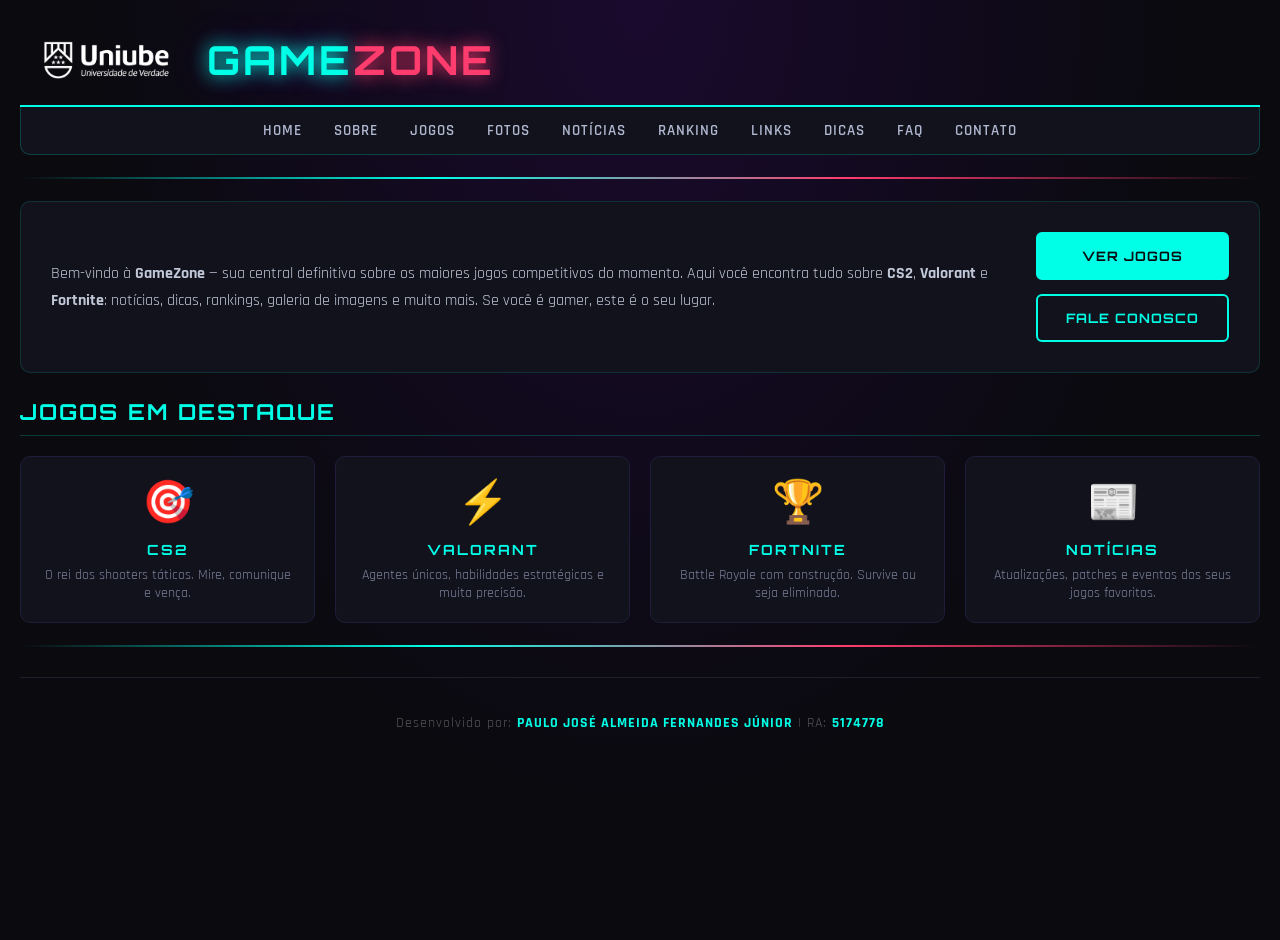
<file: index.html>
<!DOCTYPE html>
<html lang="pt-br">
<head>
    <meta charset="UTF-8">
    <meta name="viewport" content="width=device-width, initial-scale=1.0">
    <title>GameZone - Sua Central de Games</title>
    <link rel="stylesheet" href="css/style.css">
</head>
<body>

    <header class="cabecalho">
        <img src="Imagens/logoUniube_low_pixel.png" alt="Logo da Uniube" class="logo">
        <h1 class="titulo-principal">GAME<span>ZONE</span></h1>
    </header>

    <nav class="menu">
        <ul class="lista-menu">
            <li><a href="index.html">Home</a></li>
            <li><a href="sobre.html">Sobre</a></li>
            <li><a href="jogos.html">Jogos</a></li>
            <li><a href="fotos.html">Fotos</a></li>
            <li><a href="noticias.html">Notícias</a></li>
            <li><a href="ranking.html">Ranking</a></li>
            <li><a href="links.html">Links</a></li>
            <li><a href="dicas.html">Dicas</a></li>
            <li><a href="faq.html">FAQ</a></li>
            <li><a href="contato.html">Contato</a></li>
        </ul>
    </nav>

    <hr class="linha-divisoria">

    <section class="caixa-principal">
        <div class="texto-introducao">
            <p>Bem-vindo à <strong>GameZone</strong> — sua central definitiva sobre os maiores jogos competitivos do momento. Aqui você encontra tudo sobre <strong>CS2</strong>, <strong>Valorant</strong> e <strong>Fortnite</strong>: notícias, dicas, rankings, galeria de imagens e muito mais. Se você é gamer, este é o seu lugar.</p>
        </div>
        <div class="botoes-acoes">
            <a href="jogos.html" class="botao botao-cheio">VER JOGOS</a>
            <a href="contato.html" class="botao botao-vazado">FALE CONOSCO</a>
        </div>
    </section>

    <h2 class="titulo-secao">Jogos em Destaque</h2>

    <div class="grade-jogos">
        <div class="card-jogo">
            <span class="icone-jogo">🎯</span>
            <h3>CS2</h3>
            <p>O rei dos shooters táticos. Mire, comunique e vença.</p>
        </div>
        <div class="card-jogo">
            <span class="icone-jogo">⚡</span>
            <h3>VALORANT</h3>
            <p>Agentes únicos, habilidades estratégicas e muita precisão.</p>
        </div>
        <div class="card-jogo">
            <span class="icone-jogo">🏆</span>
            <h3>FORTNITE</h3>
            <p>Battle Royale com construção. Survive ou seja eliminado.</p>
        </div>
        <div class="card-jogo">
            <span class="icone-jogo">📰</span>
            <h3>NOTÍCIAS</h3>
            <p>Atualizações, patches e eventos dos seus jogos favoritos.</p>
        </div>
    </div>

    <hr class="linha-divisoria">

    <footer class="rodape">
        <p>Desenvolvido por: <strong>PAULO JOSÉ ALMEIDA FERNANDES JÚNIOR</strong> | RA: <strong>5174778</strong></p>
    </footer>

</body>
</html>
</file>
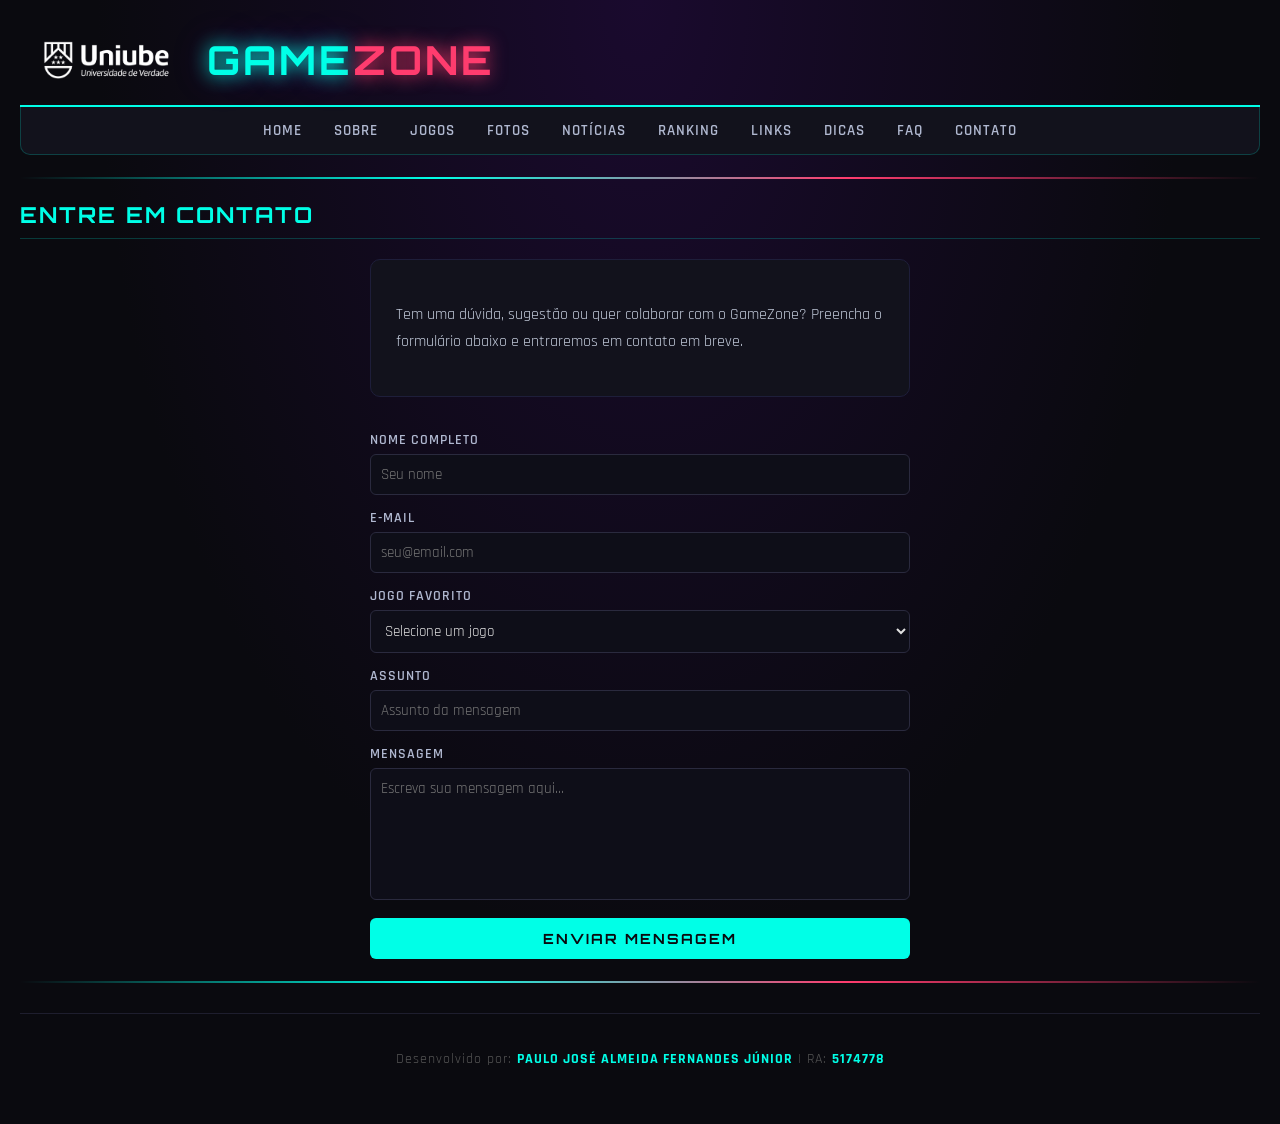
<file: contato.html>
<!DOCTYPE html>
<html lang="pt-br">
<head>
    <meta charset="UTF-8">
    <meta name="viewport" content="width=device-width, initial-scale=1.0">
    <title>GameZone - Contato</title>
    <link rel="stylesheet" href="css/style.css">
</head>
<body>

    <header class="cabecalho">
        <img src="Imagens/logoUniube_low_pixel.png" alt="Logo da Uniube" class="logo">
        <h1 class="titulo-principal">GAME<span>ZONE</span></h1>
    </header>

    <nav class="menu">
        <ul class="lista-menu">
            <li><a href="index.html">Home</a></li>
            <li><a href="sobre.html">Sobre</a></li>
            <li><a href="jogos.html">Jogos</a></li>
            <li><a href="fotos.html">Fotos</a></li>
            <li><a href="noticias.html">Notícias</a></li>
            <li><a href="ranking.html">Ranking</a></li>
            <li><a href="links.html">Links</a></li>
            <li><a href="dicas.html">Dicas</a></li>
            <li><a href="faq.html">FAQ</a></li>
            <li><a href="contato.html">Contato</a></li>
        </ul>
    </nav>

    <hr class="linha-divisoria">

    <h2 class="titulo-secao">Entre em Contato</h2>

    <div class="contato-container">

        <div class="caixa">
            <p>Tem uma dúvida, sugestão ou quer colaborar com o GameZone? Preencha o formulário abaixo e entraremos em contato em breve.</p>
        </div>

        <form action="#" method="post">

            <label for="nome">Nome completo</label>
            <input type="text" id="nome" name="nome" placeholder="Seu nome" required>

            <label for="email">E-mail</label>
            <input type="email" id="email" name="email" placeholder="seu@email.com" required>

            <label for="jogo">Jogo favorito</label>
            <select id="jogo" name="jogo">
                <option value="">Selecione um jogo</option>
                <option value="cs2">CS2</option>
                <option value="valorant">Valorant</option>
                <option value="fortnite">Fortnite</option>
                <option value="outro">Outro</option>
            </select>

            <label for="assunto">Assunto</label>
            <input type="text" id="assunto" name="assunto" placeholder="Assunto da mensagem">

            <label for="mensagem">Mensagem</label>
            <textarea id="mensagem" name="mensagem" placeholder="Escreva sua mensagem aqui..." required></textarea>

            <button type="submit" class="botao-enviar">ENVIAR MENSAGEM</button>

        </form>
    </div>
    <hr class="linha-divisoria">
    <footer class="rodape">
        <p>Desenvolvido por: <strong>PAULO JOSÉ ALMEIDA FERNANDES JÚNIOR</strong> | RA: <strong>5174778</strong></p>
    </footer>
</body>
</html>
</file>
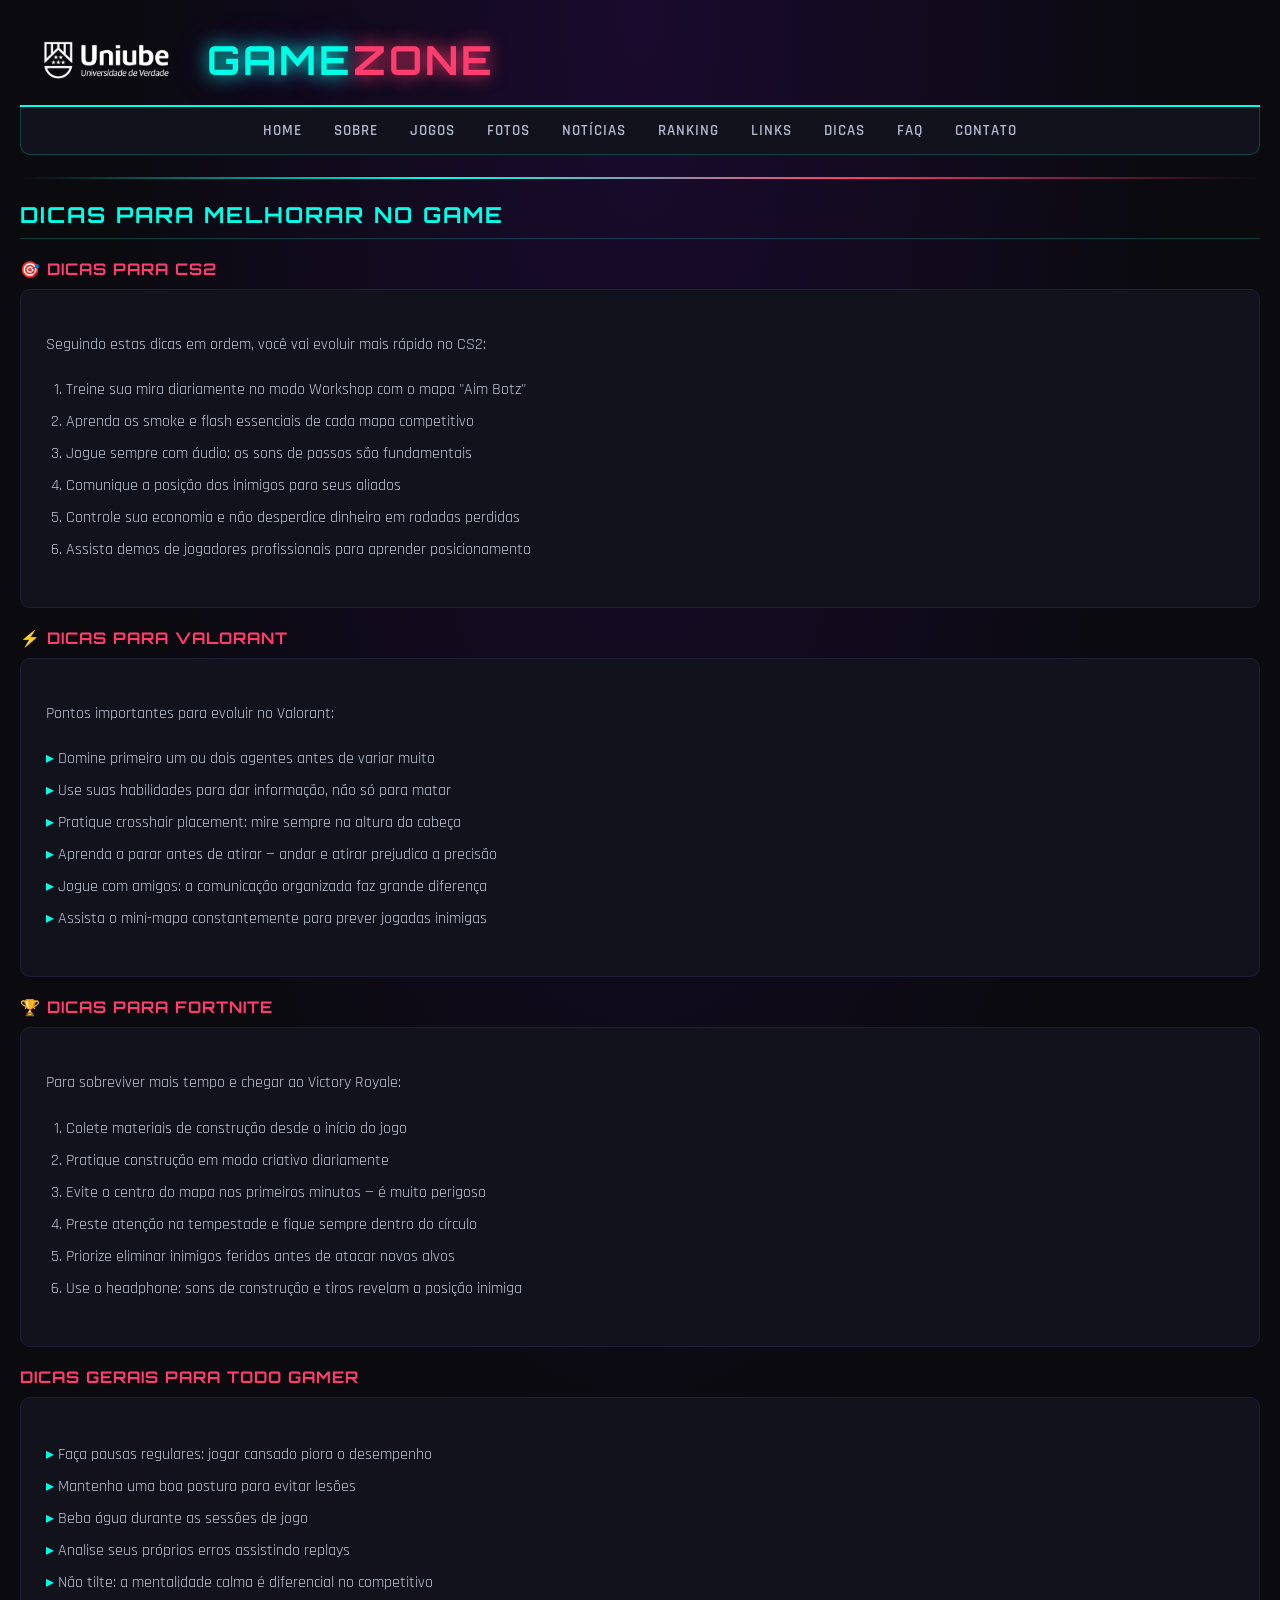
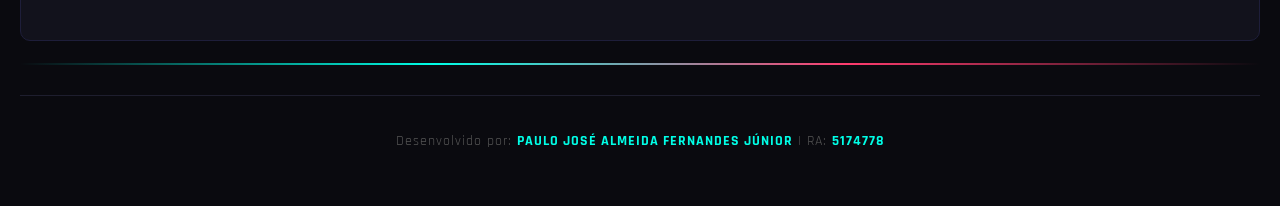
<file: dicas.html>
<!DOCTYPE html>
<html lang="pt-br">
<head>
    <meta charset="UTF-8">
    <meta name="viewport" content="width=device-width, initial-scale=1.0">
    <title>GameZone - Dicas</title>
    <link rel="stylesheet" href="css/style.css">
</head>
<body>

    <header class="cabecalho">
        <img src="Imagens/logoUniube_low_pixel.png" alt="Logo da Uniube" class="logo">
        <h1 class="titulo-principal">GAME<span>ZONE</span></h1>
    </header>

    <nav class="menu">
        <ul class="lista-menu">
            <li><a href="index.html">Home</a></li>
            <li><a href="sobre.html">Sobre</a></li>
            <li><a href="jogos.html">Jogos</a></li>
            <li><a href="fotos.html">Fotos</a></li>
            <li><a href="noticias.html">Notícias</a></li>
            <li><a href="ranking.html">Ranking</a></li>
            <li><a href="links.html">Links</a></li>
            <li><a href="dicas.html">Dicas</a></li>
            <li><a href="faq.html">FAQ</a></li>
            <li><a href="contato.html">Contato</a></li>
        </ul>
    </nav>

    <hr class="linha-divisoria">

    <h2 class="titulo-secao">Dicas para Melhorar no Game</h2>

    <h3 class="subtitulo-secao">🎯 Dicas para CS2</h3>
    <div class="caixa">
        <p>Seguindo estas dicas em ordem, você vai evoluir mais rápido no CS2:</p>
        <ol class="lista-ordenada">
            <li>Treine sua mira diariamente no modo Workshop com o mapa "Aim Botz"</li>
            <li>Aprenda os smoke e flash essenciais de cada mapa competitivo</li>
            <li>Jogue sempre com áudio: os sons de passos são fundamentais</li>
            <li>Comunique a posição dos inimigos para seus aliados</li>
            <li>Controle sua economia e não desperdice dinheiro em rodadas perdidas</li>
            <li>Assista demos de jogadores profissionais para aprender posicionamento</li>
        </ol>
    </div>

    <h3 class="subtitulo-secao">⚡ Dicas para Valorant</h3>
    <div class="caixa">
        <p>Pontos importantes para evoluir no Valorant:</p>
        <ul class="lista-nao-ordenada">
            <li>Domine primeiro um ou dois agentes antes de variar muito</li>
            <li>Use suas habilidades para dar informação, não só para matar</li>
            <li>Pratique crosshair placement: mire sempre na altura da cabeça</li>
            <li>Aprenda a parar antes de atirar — andar e atirar prejudica a precisão</li>
            <li>Jogue com amigos: a comunicação organizada faz grande diferença</li>
            <li>Assista o mini-mapa constantemente para prever jogadas inimigas</li>
        </ul>
    </div>

    <h3 class="subtitulo-secao">🏆 Dicas para Fortnite</h3>
    <div class="caixa">
        <p>Para sobreviver mais tempo e chegar ao Victory Royale:</p>
        <ol class="lista-ordenada">
            <li>Colete materiais de construção desde o início do jogo</li>
            <li>Pratique construção em modo criativo diariamente</li>
            <li>Evite o centro do mapa nos primeiros minutos — é muito perigoso</li>
            <li>Preste atenção na tempestade e fique sempre dentro do círculo</li>
            <li>Priorize eliminar inimigos feridos antes de atacar novos alvos</li>
            <li>Use o headphone: sons de construção e tiros revelam a posição inimiga</li>
        </ol>
    </div>

    <h3 class="subtitulo-secao">Dicas Gerais para Todo Gamer</h3>
    <div class="caixa">
        <ul class="lista-nao-ordenada">
            <li>Faça pausas regulares: jogar cansado piora o desempenho</li>
            <li>Mantenha uma boa postura para evitar lesões</li>
            <li>Beba água durante as sessões de jogo</li>
            <li>Analise seus próprios erros assistindo replays</li>
            <li>Não tilte: a mentalidade calma é diferencial no competitivo</li>
        </ul>
    </div>

    <hr class="linha-divisoria">

    <footer class="rodape">
        <p>Desenvolvido por: <strong>PAULO JOSÉ ALMEIDA FERNANDES JÚNIOR</strong> | RA: <strong>5174778</strong></p>
    </footer>

</body>
</html>
</file>
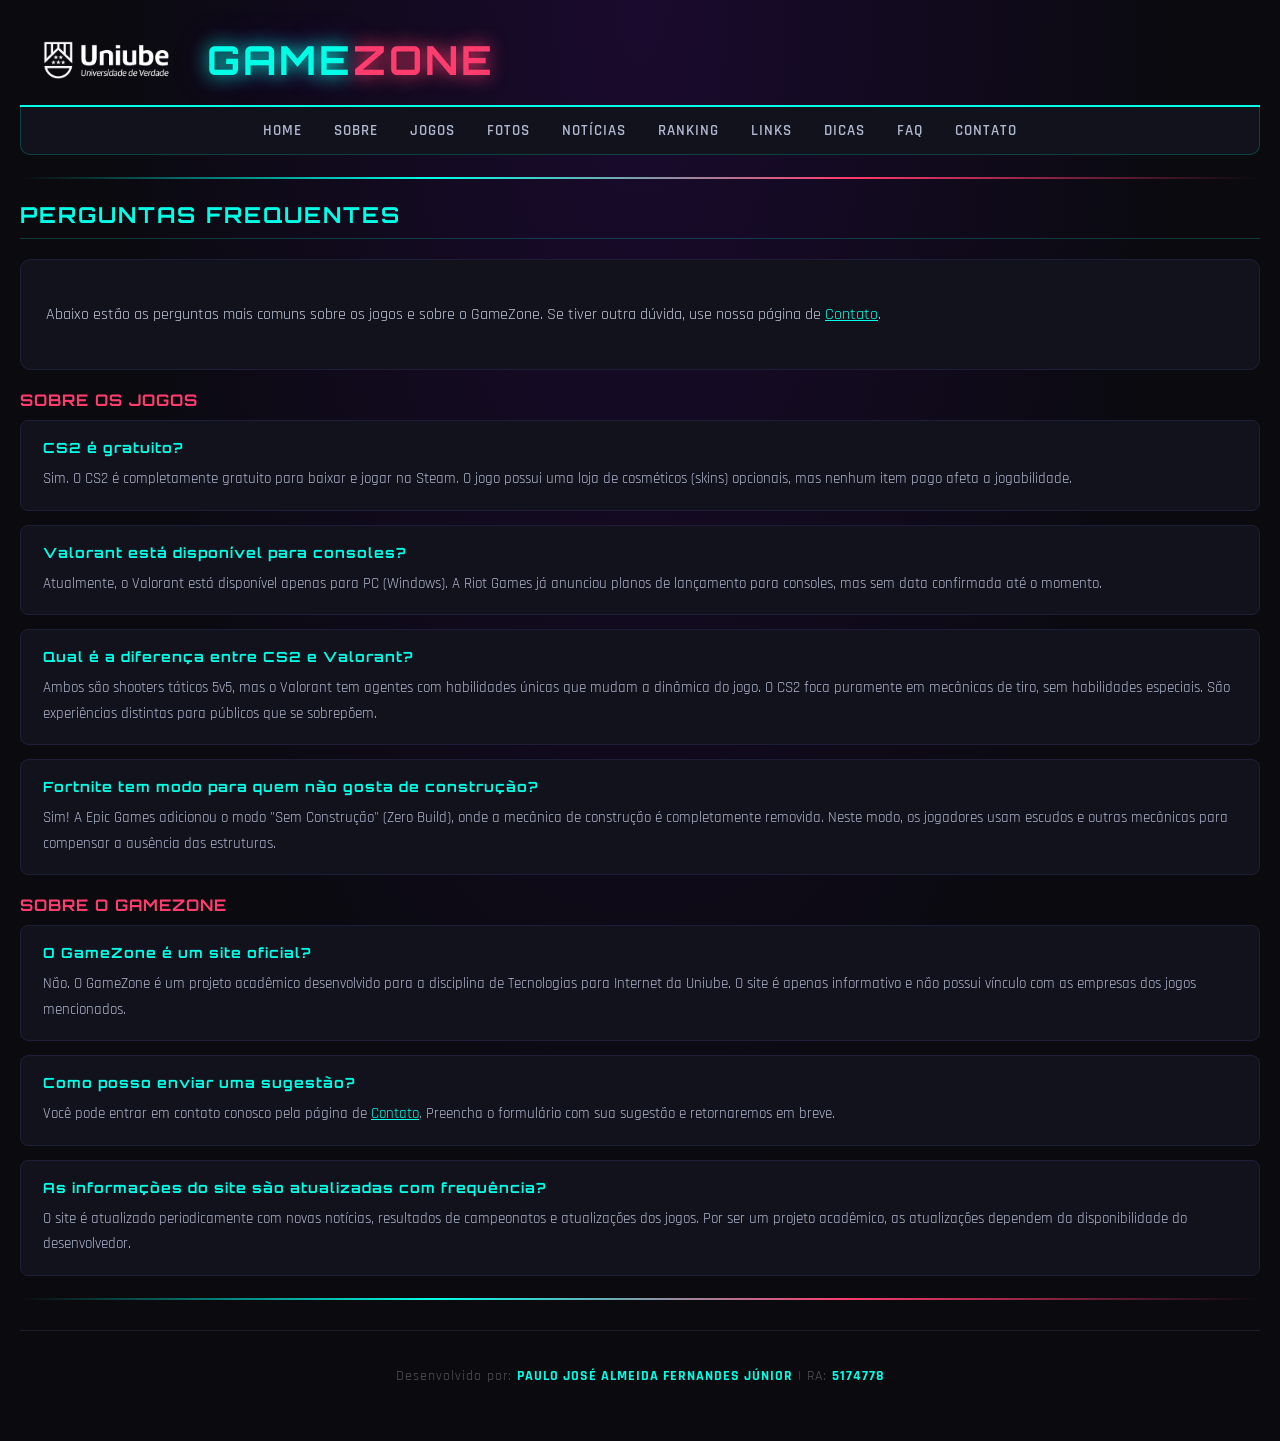
<file: faq.html>
<!DOCTYPE html>
<html lang="pt-br">
<head>
    <meta charset="UTF-8">
    <meta name="viewport" content="width=device-width, initial-scale=1.0">
    <title>GameZone - FAQ</title>
    <link rel="stylesheet" href="css/style.css">
</head>
<body>

    <header class="cabecalho">
        <img src="Imagens/logoUniube_low_pixel.png" alt="Logo da Uniube" class="logo">
        <h1 class="titulo-principal">GAME<span>ZONE</span></h1>
    </header>

    <nav class="menu">
        <ul class="lista-menu">
            <li><a href="index.html">Home</a></li>
            <li><a href="sobre.html">Sobre</a></li>
            <li><a href="jogos.html">Jogos</a></li>
            <li><a href="fotos.html">Fotos</a></li>
            <li><a href="noticias.html">Notícias</a></li>
            <li><a href="ranking.html">Ranking</a></li>
            <li><a href="links.html">Links</a></li>
            <li><a href="dicas.html">Dicas</a></li>
            <li><a href="faq.html">FAQ</a></li>
            <li><a href="contato.html">Contato</a></li>
        </ul>
    </nav>

    <hr class="linha-divisoria">

    <h2 class="titulo-secao">Perguntas Frequentes</h2>

    <div class="caixa">
        <p>Abaixo estão as perguntas mais comuns sobre os jogos e sobre o GameZone. Se tiver outra dúvida, use nossa página de <a href="contato.html" style="color: #00ffe7;">Contato</a>.</p>
    </div>

    <h3 class="subtitulo-secao">Sobre os Jogos</h3>

    <div class="item-faq">
        <h4 class="pergunta-faq">CS2 é gratuito?</h4>
        <p class="resposta-faq">Sim. O CS2 é completamente gratuito para baixar e jogar na Steam. O jogo possui uma loja de cosméticos (skins) opcionais, mas nenhum item pago afeta a jogabilidade.</p>
    </div>

    <div class="item-faq">
        <h4 class="pergunta-faq">Valorant está disponível para consoles?</h4>
        <p class="resposta-faq">Atualmente, o Valorant está disponível apenas para PC (Windows). A Riot Games já anunciou planos de lançamento para consoles, mas sem data confirmada até o momento.</p>
    </div>

    <div class="item-faq">
        <h4 class="pergunta-faq">Qual é a diferença entre CS2 e Valorant?</h4>
        <p class="resposta-faq">Ambos são shooters táticos 5v5, mas o Valorant tem agentes com habilidades únicas que mudam a dinâmica do jogo. O CS2 foca puramente em mecânicas de tiro, sem habilidades especiais. São experiências distintas para públicos que se sobrepõem.</p>
    </div>

    <div class="item-faq">
        <h4 class="pergunta-faq">Fortnite tem modo para quem não gosta de construção?</h4>
        <p class="resposta-faq">Sim! A Epic Games adicionou o modo "Sem Construção" (Zero Build), onde a mecânica de construção é completamente removida. Neste modo, os jogadores usam escudos e outras mecânicas para compensar a ausência das estruturas.</p>
    </div>

    <h3 class="subtitulo-secao">Sobre o GameZone</h3>

    <div class="item-faq">
        <h4 class="pergunta-faq">O GameZone é um site oficial?</h4>
        <p class="resposta-faq">Não. O GameZone é um projeto acadêmico desenvolvido para a disciplina de Tecnologias para Internet da Uniube. O site é apenas informativo e não possui vínculo com as empresas dos jogos mencionados.</p>
    </div>

    <div class="item-faq">
        <h4 class="pergunta-faq">Como posso enviar uma sugestão?</h4>
        <p class="resposta-faq">Você pode entrar em contato conosco pela página de <a href="contato.html" style="color: #00ffe7;">Contato</a>. Preencha o formulário com sua sugestão e retornaremos em breve.</p>
    </div>

    <div class="item-faq">
        <h4 class="pergunta-faq">As informações do site são atualizadas com frequência?</h4>
        <p class="resposta-faq">O site é atualizado periodicamente com novas notícias, resultados de campeonatos e atualizações dos jogos. Por ser um projeto acadêmico, as atualizações dependem da disponibilidade do desenvolvedor.</p>
    </div>

    <hr class="linha-divisoria">

    <footer class="rodape">
        <p>Desenvolvido por: <strong>PAULO JOSÉ ALMEIDA FERNANDES JÚNIOR</strong> | RA: <strong>5174778</strong></p>
    </footer>

</body>
</html>
</file>
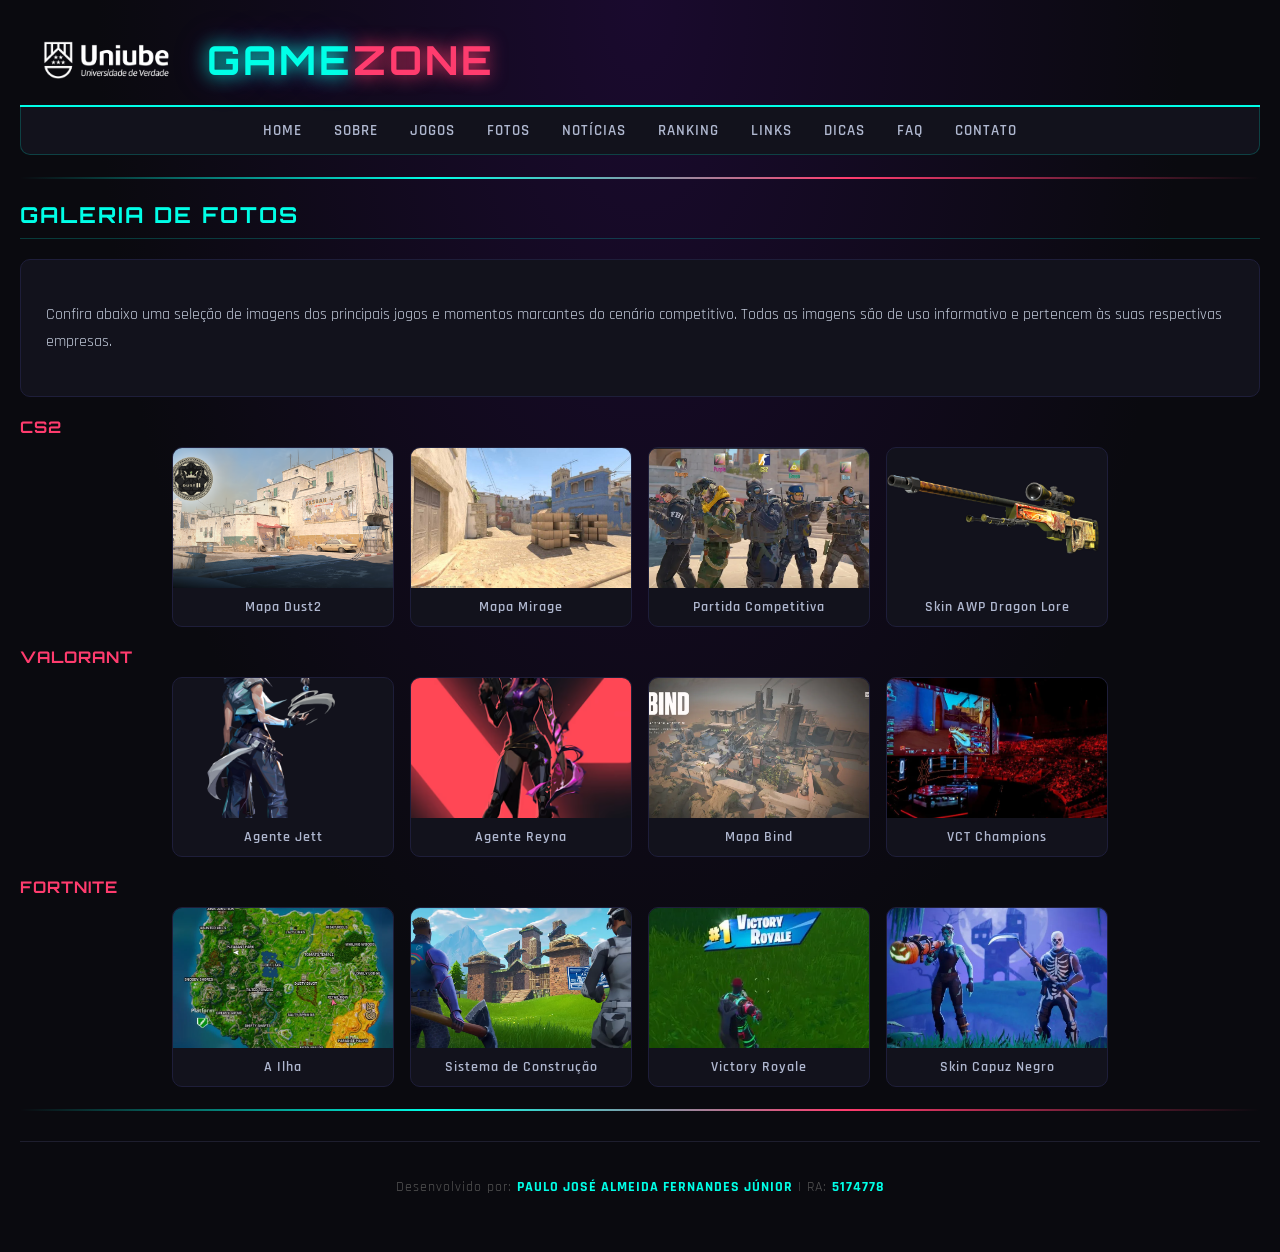
<file: fotos.html>
<!DOCTYPE html>
<html lang="pt-br">
<head>
    <meta charset="UTF-8">
    <meta name="viewport" content="width=device-width, initial-scale=1.0">
    <title>GameZone - Fotos</title>
    <link rel="stylesheet" href="css/style.css">
</head>
<body>

    <header class="cabecalho">
        <img src="Imagens/logoUniube_low_pixel.png" alt="Logo da Uniube" class="logo">
        <h1 class="titulo-principal">GAME<span>ZONE</span></h1>
    </header>

    <nav class="menu">
        <ul class="lista-menu">
            <li><a href="index.html">Home</a></li>
            <li><a href="sobre.html">Sobre</a></li>
            <li><a href="jogos.html">Jogos</a></li>
            <li><a href="fotos.html">Fotos</a></li>
            <li><a href="noticias.html">Notícias</a></li>
            <li><a href="ranking.html">Ranking</a></li>
            <li><a href="links.html">Links</a></li>
            <li><a href="dicas.html">Dicas</a></li>
            <li><a href="faq.html">FAQ</a></li>
            <li><a href="contato.html">Contato</a></li>
        </ul>
    </nav>

    <hr class="linha-divisoria">

    <h2 class="titulo-secao">Galeria de Fotos</h2>

    <div class="caixa">
        <p>Confira abaixo uma seleção de imagens dos principais jogos e momentos marcantes do cenário competitivo. Todas as imagens são de uso informativo e pertencem às suas respectivas empresas.</p>
    </div>

    <h3 class="subtitulo-secao">CS2</h3>
    <div class="galeria-container">
        <div class="item-galeria">
            <img src="Imagens/Dust2Mapa.png" alt="CS2 - Mapa Dust2">
            <div class="legenda-foto">Mapa Dust2</div>
        </div>
        <div class="item-galeria">
            <img src="Imagens/mirage-cs2-1.jpg" alt="CS2 - Mapa Mirage">
            <div class="legenda-foto">Mapa Mirage</div>
        </div>
        <div class="item-galeria">
            <img src="Imagens/CS2-COMPETITIVO.webp" alt="CS2 - Competitivo">
            <div class="legenda-foto">Partida Competitiva</div>
        </div>
        <div class="item-galeria">
            <img src="Imagens/skin-awp.png" alt="CS2 - Skin AWP">
            <div class="legenda-foto">Skin AWP Dragon Lore</div>
        </div>
    </div>

    <h3 class="subtitulo-secao">Valorant</h3>
    <div class="galeria-container">
        <div class="item-galeria">
            <img src="Imagens/JETT.png" alt="Valorant - Agente Jett">
            <div class="legenda-foto">Agente Jett</div>
        </div>
        <div class="item-galeria">
            <img src="Imagens/rEYNA.avif" alt="Valorant - Agente Reyna">
            <div class="legenda-foto">Agente Reyna</div>
        </div>
        <div class="item-galeria">
            <img src="Imagens/BIND.webp" alt="Valorant - Mapa Bind">
            <div class="legenda-foto">Mapa Bind</div>
        </div>
        <div class="item-galeria">
            <img src="Imagens/Camp-valorant.webp" alt="Valorant - Campeonato">
            <div class="legenda-foto">VCT Champions</div>
        </div>
    </div>

    <h3 class="subtitulo-secao">Fortnite</h3>
    <div class="galeria-container">
        <div class="item-galeria">
            <img src="Imagens/Ilha-fortnite.webp" alt="Fortnite - Ilha">
            <div class="legenda-foto">A Ilha</div>
        </div>
        <div class="item-galeria">
            <img src="Imagens/Fortnite-build.webp" alt="Fortnite - Construção">
            <div class="legenda-foto">Sistema de Construção</div>
        </div>
        <div class="item-galeria">
            <img src="Imagens/Vitoria-royale.webp" alt="Fortnite - Victory Royale">
            <div class="legenda-foto">Victory Royale</div>
        </div>
        <div class="item-galeria">
            <img src="Imagens/Skin-fortnite.webp" alt="Fortnite - Skin">
            <div class="legenda-foto">Skin Capuz Negro</div>
        </div>
    </div>

    <hr class="linha-divisoria">

    <footer class="rodape">
        <p>Desenvolvido por: <strong>PAULO JOSÉ ALMEIDA FERNANDES JÚNIOR</strong> | RA: <strong>5174778</strong></p>
    </footer>

</body>
</html>
</file>
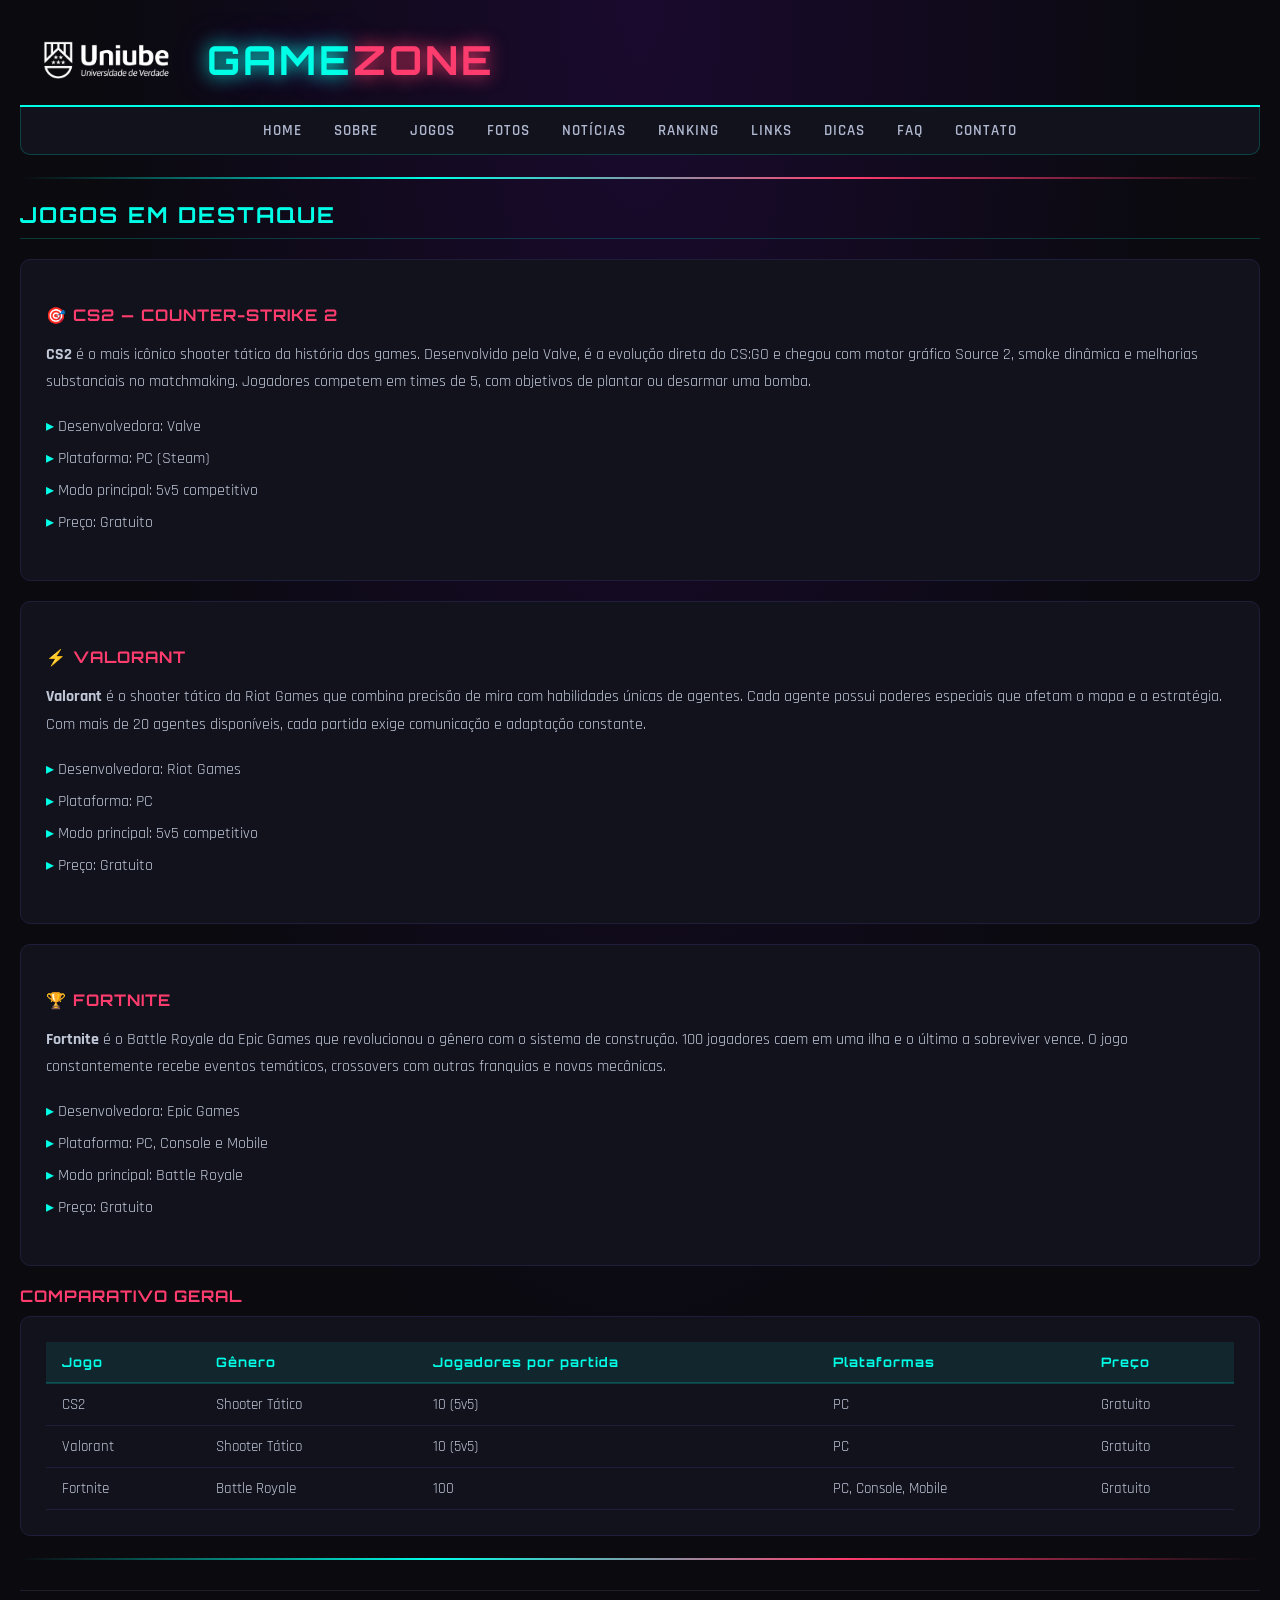
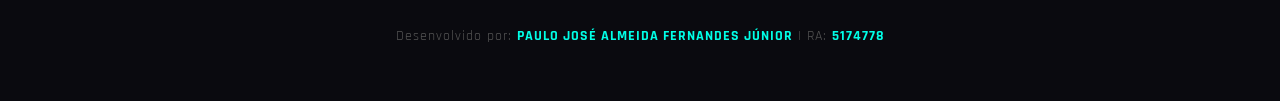
<file: jogos.html>
<!DOCTYPE html>
<html lang="pt-br">
<head>
    <meta charset="UTF-8">
    <meta name="viewport" content="width=device-width, initial-scale=1.0">
    <title>GameZone - Jogos</title>
    <link rel="stylesheet" href="css/style.css">
</head>
<body>

    <header class="cabecalho">
        <img src="Imagens/logoUniube_low_pixel.png" alt="Logo da Uniube" class="logo">
        <h1 class="titulo-principal">GAME<span>ZONE</span></h1>
    </header>

    <nav class="menu">
        <ul class="lista-menu">
            <li><a href="index.html">Home</a></li>
            <li><a href="sobre.html">Sobre</a></li>
            <li><a href="jogos.html">Jogos</a></li>
            <li><a href="fotos.html">Fotos</a></li>
            <li><a href="noticias.html">Notícias</a></li>
            <li><a href="ranking.html">Ranking</a></li>
            <li><a href="links.html">Links</a></li>
            <li><a href="dicas.html">Dicas</a></li>
            <li><a href="faq.html">FAQ</a></li>
            <li><a href="contato.html">Contato</a></li>
        </ul>
    </nav>

    <hr class="linha-divisoria">

    <h2 class="titulo-secao">Jogos em Destaque</h2>

    <div class="caixa">
        <h3 class="subtitulo-secao">🎯 CS2 — Counter-Strike 2</h3>
        <p><strong>CS2</strong> é o mais icônico shooter tático da história dos games. Desenvolvido pela Valve, é a evolução direta do CS:GO e chegou com motor gráfico Source 2, smoke dinâmica e melhorias substanciais no matchmaking. Jogadores competem em times de 5, com objetivos de plantar ou desarmar uma bomba.</p>
        <ul class="lista-nao-ordenada">
            <li>Desenvolvedora: Valve</li>
            <li>Plataforma: PC (Steam)</li>
            <li>Modo principal: 5v5 competitivo</li>
            <li>Preço: Gratuito</li>
        </ul>
    </div>

    <div class="caixa">
        <h3 class="subtitulo-secao">⚡ Valorant</h3>
        <p><strong>Valorant</strong> é o shooter tático da Riot Games que combina precisão de mira com habilidades únicas de agentes. Cada agente possui poderes especiais que afetam o mapa e a estratégia. Com mais de 20 agentes disponíveis, cada partida exige comunicação e adaptação constante.</p>
        <ul class="lista-nao-ordenada">
            <li>Desenvolvedora: Riot Games</li>
            <li>Plataforma: PC</li>
            <li>Modo principal: 5v5 competitivo</li>
            <li>Preço: Gratuito</li>
        </ul>
    </div>

    <div class="caixa">
        <h3 class="subtitulo-secao">🏆 Fortnite</h3>
        <p><strong>Fortnite</strong> é o Battle Royale da Epic Games que revolucionou o gênero com o sistema de construção. 100 jogadores caem em uma ilha e o último a sobreviver vence. O jogo constantemente recebe eventos temáticos, crossovers com outras franquias e novas mecânicas.</p>
        <ul class="lista-nao-ordenada">
            <li>Desenvolvedora: Epic Games</li>
            <li>Plataforma: PC, Console e Mobile</li>
            <li>Modo principal: Battle Royale</li>
            <li>Preço: Gratuito</li>
        </ul>
    </div>

    <h3 class="subtitulo-secao">Comparativo Geral</h3>
    <div class="caixa">
        <table class="tabela-dados">
            <thead>
                <tr>
                    <th>Jogo</th>
                    <th>Gênero</th>
                    <th>Jogadores por partida</th>
                    <th>Plataformas</th>
                    <th>Preço</th>
                </tr>
            </thead>
            <tbody>
                <tr>
                    <td>CS2</td>
                    <td>Shooter Tático</td>
                    <td>10 (5v5)</td>
                    <td>PC</td>
                    <td>Gratuito</td>
                </tr>
                <tr>
                    <td>Valorant</td>
                    <td>Shooter Tático</td>
                    <td>10 (5v5)</td>
                    <td>PC</td>
                    <td>Gratuito</td>
                </tr>
                <tr>
                    <td>Fortnite</td>
                    <td>Battle Royale</td>
                    <td>100</td>
                    <td>PC, Console, Mobile</td>
                    <td>Gratuito</td>
                </tr>
            </tbody>
        </table>
    </div>

    <hr class="linha-divisoria">

    <footer class="rodape">
        <p>Desenvolvido por: <strong>PAULO JOSÉ ALMEIDA FERNANDES JÚNIOR</strong> | RA: <strong>5174778</strong></p>
    </footer>

</body>
</html>
</file>
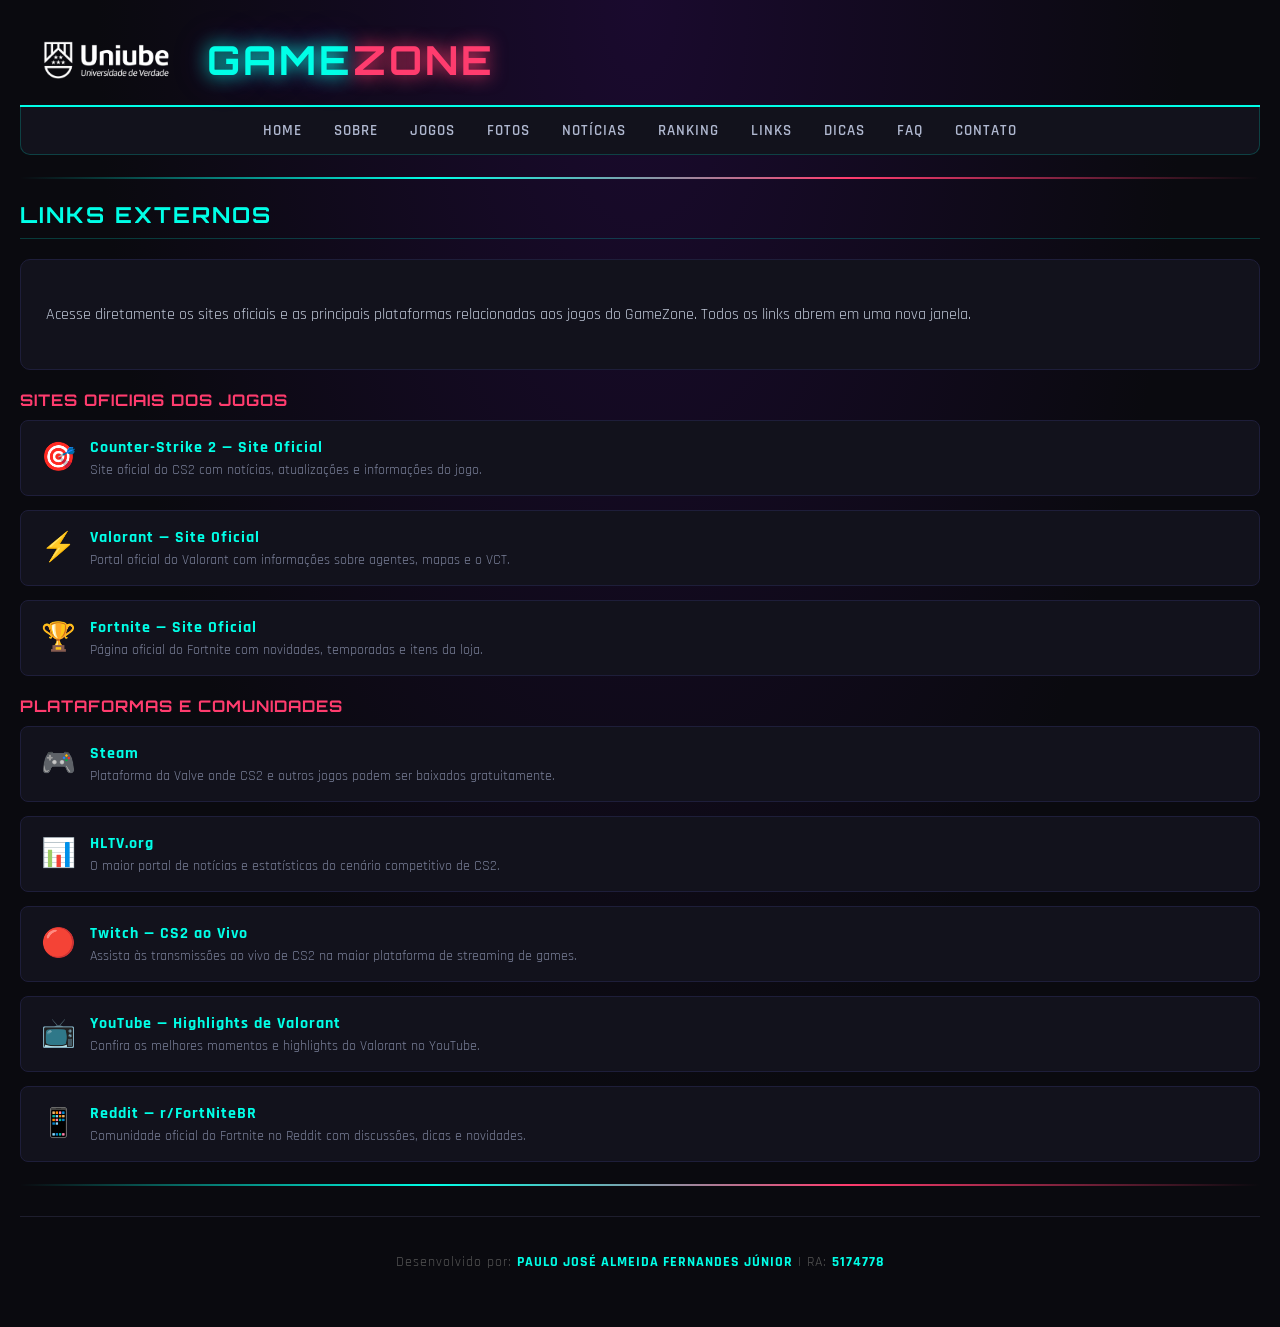
<file: links.html>
<!DOCTYPE html>
<html lang="pt-br">
<head>
    <meta charset="UTF-8">
    <meta name="viewport" content="width=device-width, initial-scale=1.0">
    <title>GameZone - Links</title>
    <link rel="stylesheet" href="css/style.css">
</head>
<body>

    <header class="cabecalho">
        <img src="Imagens/logoUniube_low_pixel.png" alt="Logo da Uniube" class="logo">
        <h1 class="titulo-principal">GAME<span>ZONE</span></h1>
    </header>

    <nav class="menu">
        <ul class="lista-menu">
            <li><a href="index.html">Home</a></li>
            <li><a href="sobre.html">Sobre</a></li>
            <li><a href="jogos.html">Jogos</a></li>
            <li><a href="fotos.html">Fotos</a></li>
            <li><a href="noticias.html">Notícias</a></li>
            <li><a href="ranking.html">Ranking</a></li>
            <li><a href="links.html">Links</a></li>
            <li><a href="dicas.html">Dicas</a></li>
            <li><a href="faq.html">FAQ</a></li>
            <li><a href="contato.html">Contato</a></li>
        </ul>
    </nav>

    <hr class="linha-divisoria">

    <h2 class="titulo-secao">Links Externos</h2>

    <div class="caixa">
        <p>Acesse diretamente os sites oficiais e as principais plataformas relacionadas aos jogos do GameZone. Todos os links abrem em uma nova janela.</p>
    </div>

    <h3 class="subtitulo-secao">Sites Oficiais dos Jogos</h3>
    <ul class="lista-links">
        <li>
            <span class="icone-link">🎯</span>
            <div>
                <a href="https://www.counter-strike.net" target="_blank" rel="noopener noreferrer">Counter-Strike 2 — Site Oficial</a>
                <p class="descricao-link">Site oficial do CS2 com notícias, atualizações e informações do jogo.</p>
            </div>
        </li>
        <li>
            <span class="icone-link">⚡</span>
            <div>
                <a href="https://playvalorant.com" target="_blank" rel="noopener noreferrer">Valorant — Site Oficial</a>
                <p class="descricao-link">Portal oficial do Valorant com informações sobre agentes, mapas e o VCT.</p>
            </div>
        </li>
        <li>
            <span class="icone-link">🏆</span>
            <div>
                <a href="https://www.fortnite.com" target="_blank" rel="noopener noreferrer">Fortnite — Site Oficial</a>
                <p class="descricao-link">Página oficial do Fortnite com novidades, temporadas e itens da loja.</p>
            </div>
        </li>
    </ul>

    <h3 class="subtitulo-secao">Plataformas e Comunidades</h3>
    <ul class="lista-links">
        <li>
            <span class="icone-link">🎮</span>
            <div>
                <a href="https://store.steampowered.com" target="_blank" rel="noopener noreferrer">Steam</a>
                <p class="descricao-link">Plataforma da Valve onde CS2 e outros jogos podem ser baixados gratuitamente.</p>
            </div>
        </li>
        <li>
            <span class="icone-link">📊</span>
            <div>
                <a href="https://www.hltv.org" target="_blank" rel="noopener noreferrer">HLTV.org</a>
                <p class="descricao-link">O maior portal de notícias e estatísticas do cenário competitivo de CS2.</p>
            </div>
        </li>
        <li>
            <span class="icone-link">🔴</span>
            <div>
                <a href="https://www.twitch.tv/directory/game/Counter-Strike" target="_blank" rel="noopener noreferrer">Twitch — CS2 ao Vivo</a>
                <p class="descricao-link">Assista às transmissões ao vivo de CS2 na maior plataforma de streaming de games.</p>
            </div>
        </li>
        <li>
            <span class="icone-link">📺</span>
            <div>
                <a href="https://www.youtube.com/results?search_query=valorant+highlights" target="_blank" rel="noopener noreferrer">YouTube — Highlights de Valorant</a>
                <p class="descricao-link">Confira os melhores momentos e highlights do Valorant no YouTube.</p>
            </div>
        </li>
        <li>
            <span class="icone-link">📱</span>
            <div>
                <a href="https://www.reddit.com/r/FortNiteBR/" target="_blank" rel="noopener noreferrer">Reddit — r/FortNiteBR</a>
                <p class="descricao-link">Comunidade oficial do Fortnite no Reddit com discussões, dicas e novidades.</p>
            </div>
        </li>
    </ul>

    <hr class="linha-divisoria">

    <footer class="rodape">
        <p>Desenvolvido por: <strong>PAULO JOSÉ ALMEIDA FERNANDES JÚNIOR</strong> | RA: <strong>5174778</strong></p>
    </footer>

</body>
</html>
</file>
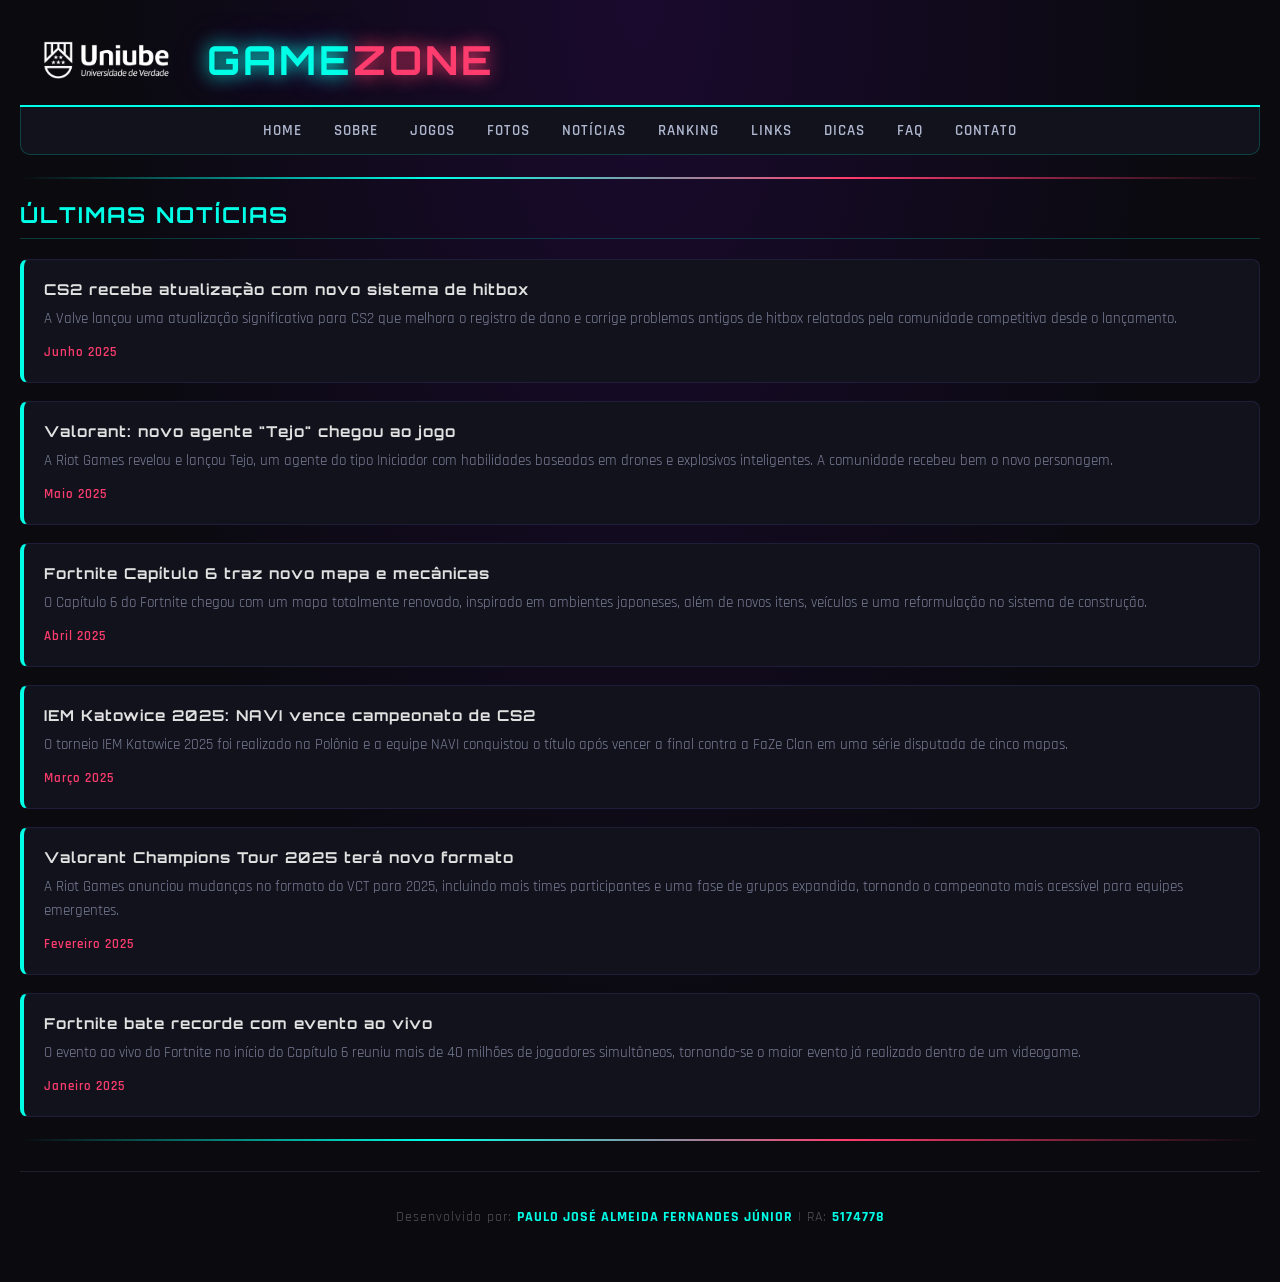
<file: noticias.html>
<!DOCTYPE html>
<html lang="pt-br">
<head>
    <meta charset="UTF-8">
    <meta name="viewport" content="width=device-width, initial-scale=1.0">
    <title>GameZone - Notícias</title>
    <link rel="stylesheet" href="css/style.css">
</head>
<body>

    <header class="cabecalho">
        <img src="Imagens/logoUniube_low_pixel.png" alt="Logo da Uniube" class="logo">
        <h1 class="titulo-principal">GAME<span>ZONE</span></h1>
    </header>

    <nav class="menu">
        <ul class="lista-menu">
            <li><a href="index.html">Home</a></li>
            <li><a href="sobre.html">Sobre</a></li>
            <li><a href="jogos.html">Jogos</a></li>
            <li><a href="fotos.html">Fotos</a></li>
            <li><a href="noticias.html">Notícias</a></li>
            <li><a href="ranking.html">Ranking</a></li>
            <li><a href="links.html">Links</a></li>
            <li><a href="dicas.html">Dicas</a></li>
            <li><a href="faq.html">FAQ</a></li>
            <li><a href="contato.html">Contato</a></li>
        </ul>
    </nav>

    <hr class="linha-divisoria">

    <h2 class="titulo-secao">Últimas Notícias</h2>

    <div class="grade-noticias">

        <div class="card-noticia">
            <h3>CS2 recebe atualização com novo sistema de hitbox</h3>
            <p>A Valve lançou uma atualização significativa para CS2 que melhora o registro de dano e corrige problemas antigos de hitbox relatados pela comunidade competitiva desde o lançamento.</p>
            <span class="data-noticia">Junho 2025</span>
        </div>

        <div class="card-noticia">
            <h3>Valorant: novo agente "Tejo" chegou ao jogo</h3>
            <p>A Riot Games revelou e lançou Tejo, um agente do tipo Iniciador com habilidades baseadas em drones e explosivos inteligentes. A comunidade recebeu bem o novo personagem.</p>
            <span class="data-noticia">Maio 2025</span>
        </div>

        <div class="card-noticia">
            <h3>Fortnite Capítulo 6 traz novo mapa e mecânicas</h3>
            <p>O Capítulo 6 do Fortnite chegou com um mapa totalmente renovado, inspirado em ambientes japoneses, além de novos itens, veículos e uma reformulação no sistema de construção.</p>
            <span class="data-noticia">Abril 2025</span>
        </div>

        <div class="card-noticia">
            <h3>IEM Katowice 2025: NAVI vence campeonato de CS2</h3>
            <p>O torneio IEM Katowice 2025 foi realizado na Polônia e a equipe NAVI conquistou o título após vencer a final contra a FaZe Clan em uma série disputada de cinco mapas.</p>
            <span class="data-noticia">Março 2025</span>
        </div>

        <div class="card-noticia">
            <h3>Valorant Champions Tour 2025 terá novo formato</h3>
            <p>A Riot Games anunciou mudanças no formato do VCT para 2025, incluindo mais times participantes e uma fase de grupos expandida, tornando o campeonato mais acessível para equipes emergentes.</p>
            <span class="data-noticia">Fevereiro 2025</span>
        </div>

        <div class="card-noticia">
            <h3>Fortnite bate recorde com evento ao vivo</h3>
            <p>O evento ao vivo do Fortnite no início do Capítulo 6 reuniu mais de 40 milhões de jogadores simultâneos, tornando-se o maior evento já realizado dentro de um videogame.</p>
            <span class="data-noticia">Janeiro 2025</span>
        </div>

    </div>

    <hr class="linha-divisoria">

    <footer class="rodape">
        <p>Desenvolvido por: <strong>PAULO JOSÉ ALMEIDA FERNANDES JÚNIOR</strong> | RA: <strong>5174778</strong></p>
    </footer>

</body>
</html>
</file>
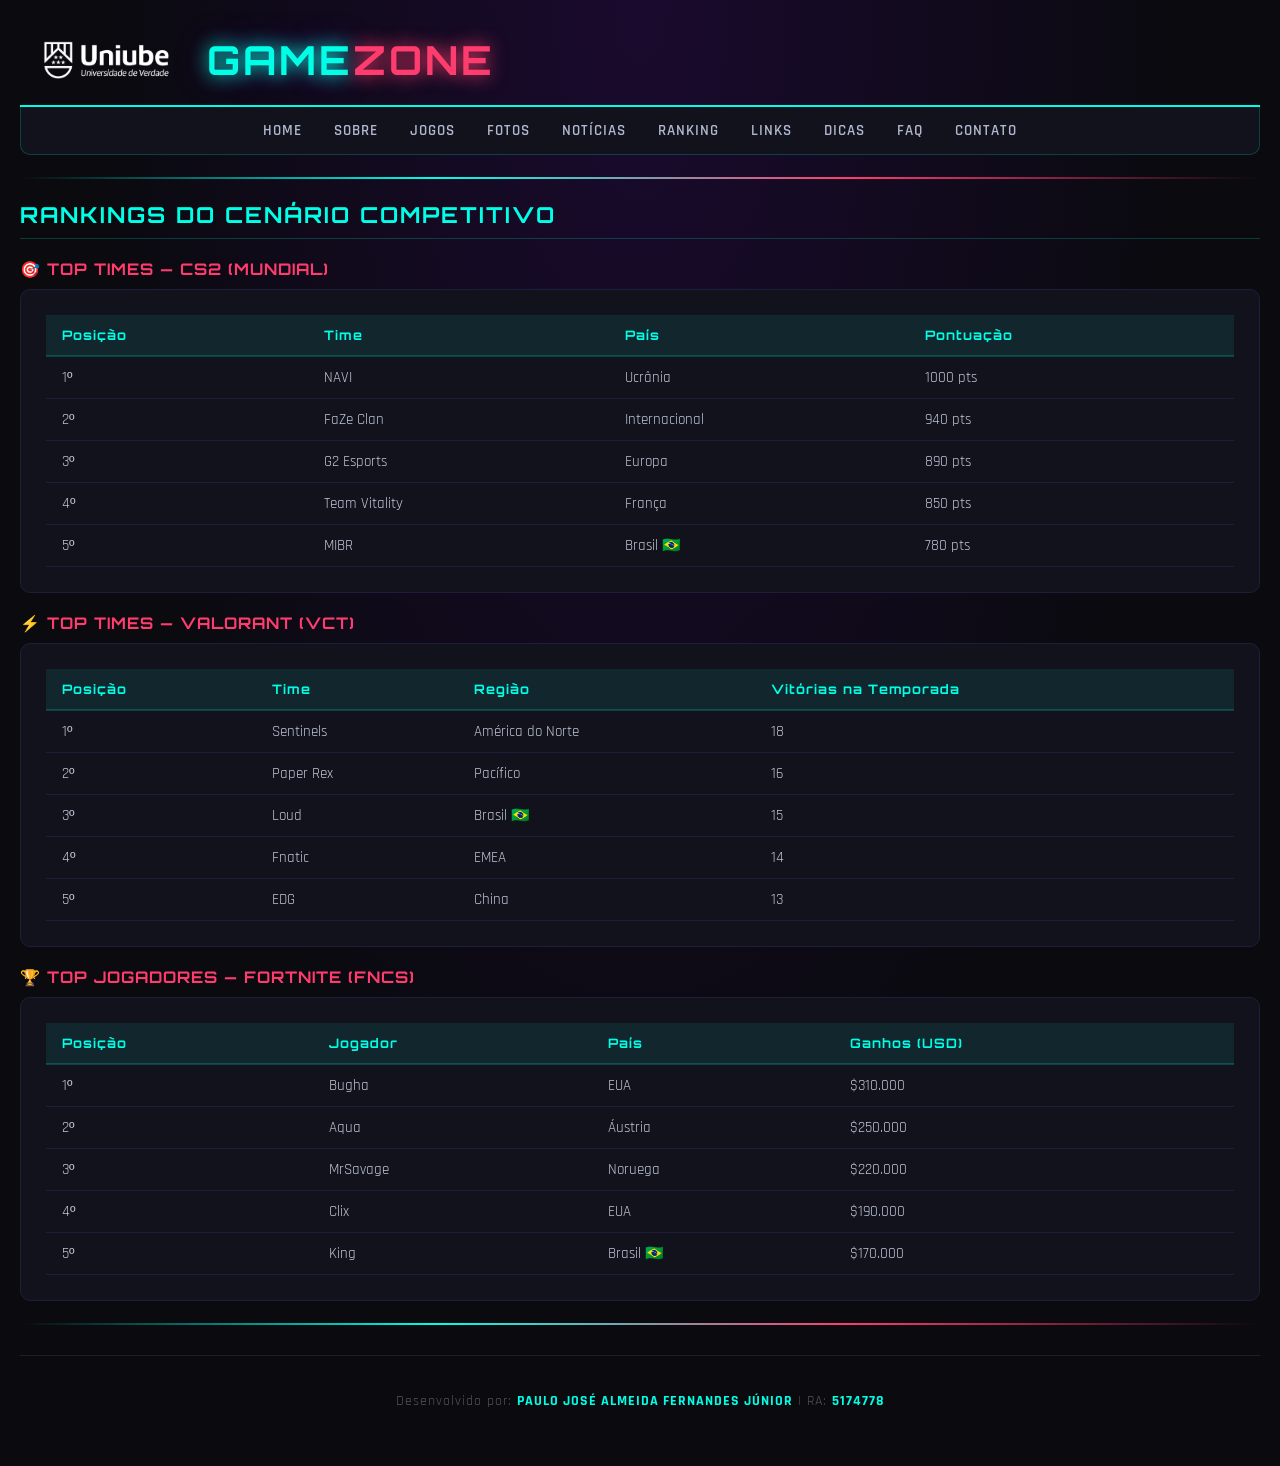
<file: ranking.html>
<!DOCTYPE html>
<html lang="pt-br">
<head>
    <meta charset="UTF-8">
    <meta name="viewport" content="width=device-width, initial-scale=1.0">
    <title>GameZone - Ranking</title>
    <link rel="stylesheet" href="css/style.css">
</head>
<body>

    <header class="cabecalho">
        <img src="Imagens/logoUniube_low_pixel.png" alt="Logo da Uniube" class="logo">
        <h1 class="titulo-principal">GAME<span>ZONE</span></h1>
    </header>

    <nav class="menu">
        <ul class="lista-menu">
            <li><a href="index.html">Home</a></li>
            <li><a href="sobre.html">Sobre</a></li>
            <li><a href="jogos.html">Jogos</a></li>
            <li><a href="fotos.html">Fotos</a></li>
            <li><a href="noticias.html">Notícias</a></li>
            <li><a href="ranking.html">Ranking</a></li>
            <li><a href="links.html">Links</a></li>
            <li><a href="dicas.html">Dicas</a></li>
            <li><a href="faq.html">FAQ</a></li>
            <li><a href="contato.html">Contato</a></li>
        </ul>
    </nav>

    <hr class="linha-divisoria">

    <h2 class="titulo-secao">Rankings do Cenário Competitivo</h2>

    <h3 class="subtitulo-secao">🎯 Top Times — CS2 (Mundial)</h3>
    <div class="caixa">
        <table class="tabela-dados">
            <thead>
                <tr>
                    <th>Posição</th>
                    <th>Time</th>
                    <th>País</th>
                    <th>Pontuação</th>
                </tr>
            </thead>
            <tbody>
                <tr>
                    <td>1º</td>
                    <td>NAVI</td>
                    <td>Ucrânia</td>
                    <td>1000 pts</td>
                </tr>
                <tr>
                    <td>2º</td>
                    <td>FaZe Clan</td>
                    <td>Internacional</td>
                    <td>940 pts</td>
                </tr>
                <tr>
                    <td>3º</td>
                    <td>G2 Esports</td>
                    <td>Europa</td>
                    <td>890 pts</td>
                </tr>
                <tr>
                    <td>4º</td>
                    <td>Team Vitality</td>
                    <td>França</td>
                    <td>850 pts</td>
                </tr>
                <tr>
                    <td>5º</td>
                    <td>MIBR</td>
                    <td>Brasil 🇧🇷</td>
                    <td>780 pts</td>
                </tr>
            </tbody>
        </table>
    </div>

    <h3 class="subtitulo-secao">⚡ Top Times — Valorant (VCT)</h3>
    <div class="caixa">
        <table class="tabela-dados">
            <thead>
                <tr>
                    <th>Posição</th>
                    <th>Time</th>
                    <th>Região</th>
                    <th>Vitórias na Temporada</th>
                </tr>
            </thead>
            <tbody>
                <tr>
                    <td>1º</td>
                    <td>Sentinels</td>
                    <td>América do Norte</td>
                    <td>18</td>
                </tr>
                <tr>
                    <td>2º</td>
                    <td>Paper Rex</td>
                    <td>Pacífico</td>
                    <td>16</td>
                </tr>
                <tr>
                    <td>3º</td>
                    <td>Loud</td>
                    <td>Brasil 🇧🇷</td>
                    <td>15</td>
                </tr>
                <tr>
                    <td>4º</td>
                    <td>Fnatic</td>
                    <td>EMEA</td>
                    <td>14</td>
                </tr>
                <tr>
                    <td>5º</td>
                    <td>EDG</td>
                    <td>China</td>
                    <td>13</td>
                </tr>
            </tbody>
        </table>
    </div>

    <h3 class="subtitulo-secao">🏆 Top Jogadores — Fortnite (FNCS)</h3>
    <div class="caixa">
        <table class="tabela-dados">
            <thead>
                <tr>
                    <th>Posição</th>
                    <th>Jogador</th>
                    <th>País</th>
                    <th>Ganhos (USD)</th>
                </tr>
            </thead>
            <tbody>
                <tr>
                    <td>1º</td>
                    <td>Bugha</td>
                    <td>EUA</td>
                    <td>$310.000</td>
                </tr>
                <tr>
                    <td>2º</td>
                    <td>Aqua</td>
                    <td>Áustria</td>
                    <td>$250.000</td>
                </tr>
                <tr>
                    <td>3º</td>
                    <td>MrSavage</td>
                    <td>Noruega</td>
                    <td>$220.000</td>
                </tr>
                <tr>
                    <td>4º</td>
                    <td>Clix</td>
                    <td>EUA</td>
                    <td>$190.000</td>
                </tr>
                <tr>
                    <td>5º</td>
                    <td>King</td>
                    <td>Brasil 🇧🇷</td>
                    <td>$170.000</td>
                </tr>
            </tbody>
        </table>
    </div>

    <hr class="linha-divisoria">

    <footer class="rodape">
        <p>Desenvolvido por: <strong>PAULO JOSÉ ALMEIDA FERNANDES JÚNIOR</strong> | RA: <strong>5174778</strong></p>
    </footer>

</body>
</html>
</file>
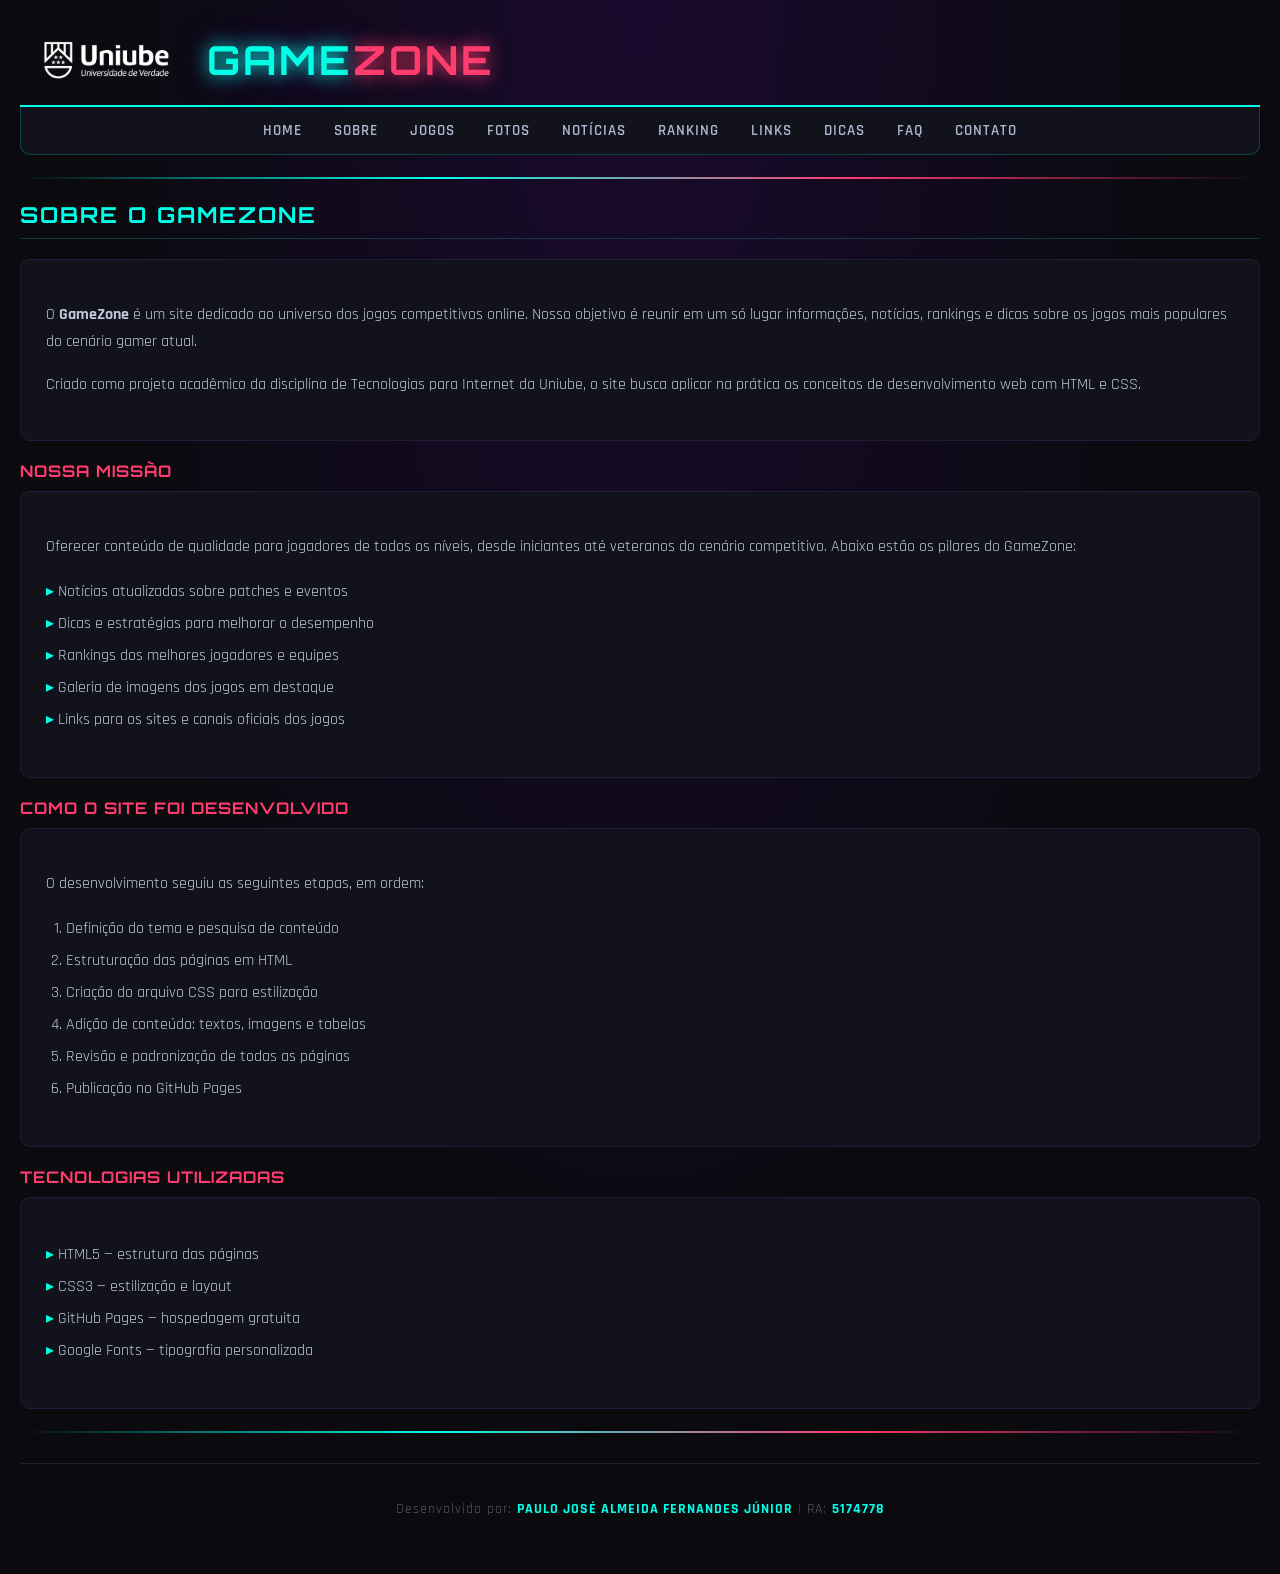
<file: sobre.html>
<!DOCTYPE html>
<html lang="pt-br">
<head>
    <meta charset="UTF-8">
    <meta name="viewport" content="width=device-width, initial-scale=1.0">
    <title>GameZone - Sobre</title>
    <link rel="stylesheet" href="css/style.css">
</head>
<body>

    <header class="cabecalho">
        <img src="Imagens/logoUniube_low_pixel.png" alt="Logo da Uniube" class="logo">
        <h1 class="titulo-principal">GAME<span>ZONE</span></h1>
    </header>

    <nav class="menu">
        <ul class="lista-menu">
            <li><a href="index.html">Home</a></li>
            <li><a href="sobre.html">Sobre</a></li>
            <li><a href="jogos.html">Jogos</a></li>
            <li><a href="fotos.html">Fotos</a></li>
            <li><a href="noticias.html">Notícias</a></li>
            <li><a href="ranking.html">Ranking</a></li>
            <li><a href="links.html">Links</a></li>
            <li><a href="dicas.html">Dicas</a></li>
            <li><a href="faq.html">FAQ</a></li>
            <li><a href="contato.html">Contato</a></li>
        </ul>
    </nav>

    <hr class="linha-divisoria">

    <h2 class="titulo-secao">Sobre o GameZone</h2>

    <div class="caixa">
        <p>O <strong>GameZone</strong> é um site dedicado ao universo dos jogos competitivos online. Nosso objetivo é reunir em um só lugar informações, notícias, rankings e dicas sobre os jogos mais populares do cenário gamer atual.</p>
        <p>Criado como projeto acadêmico da disciplina de Tecnologias para Internet da Uniube, o site busca aplicar na prática os conceitos de desenvolvimento web com HTML e CSS.</p>
    </div>

    <h3 class="subtitulo-secao">Nossa Missão</h3>
    <div class="caixa">
        <p>Oferecer conteúdo de qualidade para jogadores de todos os níveis, desde iniciantes até veteranos do cenário competitivo. Abaixo estão os pilares do GameZone:</p>

        <!-- Lista NÃO ORDENADA -->
        <ul class="lista-nao-ordenada">
            <li>Notícias atualizadas sobre patches e eventos</li>
            <li>Dicas e estratégias para melhorar o desempenho</li>
            <li>Rankings dos melhores jogadores e equipes</li>
            <li>Galeria de imagens dos jogos em destaque</li>
            <li>Links para os sites e canais oficiais dos jogos</li>
        </ul>
    </div>

    <h3 class="subtitulo-secao">Como o Site Foi Desenvolvido</h3>
    <div class="caixa">
        <p>O desenvolvimento seguiu as seguintes etapas, em ordem:</p>

        <!-- Lista ORDENADA -->
        <ol class="lista-ordenada">
            <li>Definição do tema e pesquisa de conteúdo</li>
            <li>Estruturação das páginas em HTML</li>
            <li>Criação do arquivo CSS para estilização</li>
            <li>Adição de conteúdo: textos, imagens e tabelas</li>
            <li>Revisão e padronização de todas as páginas</li>
            <li>Publicação no GitHub Pages</li>
        </ol>
    </div>

    <h3 class="subtitulo-secao">Tecnologias Utilizadas</h3>
    <div class="caixa">
        <!-- Lista NÃO ORDENADA de tecnologias -->
        <ul class="lista-nao-ordenada">
            <li>HTML5 — estrutura das páginas</li>
            <li>CSS3 — estilização e layout</li>
            <li>GitHub Pages — hospedagem gratuita</li>
            <li>Google Fonts — tipografia personalizada</li>
        </ul>
    </div>

    <hr class="linha-divisoria">

    <footer class="rodape">
        <p>Desenvolvido por: <strong>PAULO JOSÉ ALMEIDA FERNANDES JÚNIOR</strong> | RA: <strong>5174778</strong></p>
    </footer>

</body>
</html>
</file>
<file: css/style.css>
/* ===================================================== */
/* CONFIGURACOES GERAIS (TODAS AS PAGINAS)              */
    @import url('https://fonts.googleapis.com/css2?family=Orbitron:wght@700&family=Rajdhani:wght@400;600&display=swap');

    body {
        font-family: 'Rajdhani', Arial, sans-serif;
        background-color: #0a0a0f;
        background-image: radial-gradient(ellipse at top, #1a0a2e 0%, #0a0a0f 60%);
        color: #e0e0e0;
        margin: 0;
        padding: 20px;
        min-height: 100vh;
    }

/* ===================================================== */
/* CABECALHO (TODAS AS PAGINAS)                         */
    .cabecalho {
        display: flex;
        align-items: center;
        gap: 30px;
        padding: 15px 20px 20px 20px;
        border-bottom: 2px solid #00ffe7;
        margin-bottom: 0;
    }

    .logo {
        height: 38px;
        filter: brightness(0) invert(1);
    }

    .titulo-principal {
        font-family: 'Orbitron', Arial, sans-serif;
        color: #00ffe7;
        font-size: 40px;
        margin: 0;
        cursor: default;
        letter-spacing: 3px;
        text-shadow: 0 0 18px #00ffe7, 0 0 40px #7b2fff55;
    }

    .titulo-principal span {
        color: #ff3c6e;
        text-shadow: 0 0 18px #ff3c6e;
    }

/* ===================================================== */
/* MENU DE NAVEGACAO (TODAS AS PAGINAS)                 */
    .menu {
        background-color: #12121c;
        border: 1px solid #00ffe733;
        border-top: none;
        border-radius: 0 0 10px 10px;
        padding: 6px 10px;
        margin-bottom: 0;
    }

    .lista-menu {
        display: flex;
        justify-content: center;
        flex-wrap: wrap;
        list-style: none;
        margin: 0;
        padding: 0;
        gap: 4px;
    }

    .lista-menu a {
        color: #b0b8d0;
        text-decoration: none;
        font-weight: 600;
        font-size: 15px;
        padding: 8px 14px;
        border-radius: 6px;
        display: block;
        letter-spacing: 1px;
        text-transform: uppercase;
        transition: background 0.2s, color 0.2s;
    }

    .lista-menu a:hover {
        color: #00ffe7;
        background-color: #00ffe712;
    }

/* ===================================================== */
/* LINHA DIVISORIA                                      */
    .linha-divisoria {
        border: 0;
        height: 2px;
        background: linear-gradient(to right, transparent, #00ffe7, #ff3c6e, transparent);
        margin: 22px 0;
    }

/* ===================================================== */
/* RODAPE (TODAS AS PAGINAS)                            */
    .rodape {
        text-align: center;
        color: #555;
        padding: 22px;
        font-size: 14px;
        border-top: 1px solid #1e1e2e;
        margin-top: 30px;
        letter-spacing: 1px;
    }

    .rodape strong {
        color: #00ffe7;
    }

/* ===================================================== */
/* TITULOS DE SECAO (REUSAVEL)                          */
    .titulo-secao {
        font-family: 'Orbitron', Arial, sans-serif;
        font-size: 22px;
        color: #00ffe7;
        letter-spacing: 2px;
        text-transform: uppercase;
        margin: 0 0 20px 0;
        padding-bottom: 10px;
        border-bottom: 1px solid #00ffe733;
    }

    .subtitulo-secao {
        font-family: 'Orbitron', Arial, sans-serif;
        font-size: 16px;
        color: #ff3c6e;
        letter-spacing: 1px;
        text-transform: uppercase;
        margin: 20px 0 10px 0;
    }

/* ===================================================== */
/* CAIXA GENERICA (REUSAVEL)                            */
    .caixa {
        background-color: #12121c;
        border: 1px solid #1e1e3a;
        border-radius: 10px;
        padding: 25px;
        margin-bottom: 20px;
    }

    .caixa p {
        line-height: 1.7;
        color: #c0c8d8;
        font-size: 16px;
    }

/* ===================================================== */
/* PAGINA HOME (index.html)                             */
    .caixa-principal {
        display: flex;
        align-items: center;
        gap: 40px;
        padding: 30px;
        background-color: #12121c;
        border: 1px solid #00ffe722;
        border-radius: 10px;
        margin-bottom: 25px;
    }

    .texto-introducao {
        flex: 1;
        line-height: 1.7;
        color: #c0c8d8;
        font-size: 16px;
        cursor: default;
    }

    .texto-introducao p {
        margin: 0;
    }

    .botoes-acoes {
        display: flex;
        flex-direction: column;
        gap: 14px;
        flex-shrink: 0;
    }

    .botao {
        text-decoration: none;
        font-weight: 700;
        font-family: 'Orbitron', Arial, sans-serif;
        font-size: 13px;
        padding: 14px 28px;
        border-radius: 6px;
        text-align: center;
        letter-spacing: 1px;
        border: 2px solid #00ffe7;
        transition: 0.25s;
        white-space: nowrap;
    }

    .botao-cheio {
        background-color: #00ffe7;
        color: #0a0a0f;
    }

    .botao-vazado {
        color: #00ffe7;
        background-color: transparent;
    }

    .botao:hover {
        background-color: #ff3c6e;
        border-color: #ff3c6e;
        color: white;
    }

    /* Cards da home */
    .grade-jogos {
        display: flex;
        gap: 20px;
        flex-wrap: wrap;
    }

    .card-jogo {
        flex: 1;
        min-width: 200px;
        background-color: #12121c;
        border: 1px solid #1e1e3a;
        border-radius: 10px;
        padding: 20px;
        text-align: center;
        transition: border-color 0.2s, transform 0.2s;
        cursor: default;
    }

    .card-jogo:hover {
        border-color: #00ffe7;
        transform: translateY(-4px);
    }

    .card-jogo .icone-jogo {
        font-size: 42px;
        display: block;
        margin-bottom: 10px;
    }

    .card-jogo h3 {
        font-family: 'Orbitron', Arial, sans-serif;
        color: #00ffe7;
        font-size: 14px;
        letter-spacing: 2px;
        margin: 0 0 8px 0;
    }

    .card-jogo p {
        color: #7a8099;
        font-size: 14px;
        margin: 0;
    }

/* ===================================================== */
/* PAGINA FOTOS / GALERIA (fotos.html)                  */
    .galeria-container {
        display: flex;
        flex-wrap: wrap;
        gap: 16px;
        justify-content: center;
    }

    .item-galeria {
        width: 220px;
        background-color: #12121c;
        border: 1px solid #1e1e3a;
        border-radius: 10px;
        overflow: hidden;
        transition: border-color 0.2s, transform 0.2s;
        text-align: center;
    }

    .item-galeria:hover {
        border-color: #ff3c6e;
        transform: scale(1.03);
    }

    .item-galeria img {
        width: 100%;
        height: 140px;
        object-fit: cover;
        display: block;
    }

    .legenda-foto {
        padding: 10px;
        font-size: 14px;
        font-weight: 600;
        color: #b0b8d0;
        letter-spacing: 1px;
    }

/* ===================================================== */
/* PAGINA CONTATO (contato.html)                        */
    .contato-container {
        max-width: 540px;
        margin: auto;
    }

    form {
        display: flex;
        flex-direction: column;
    }

    label {
        margin-top: 14px;
        margin-bottom: 5px;
        font-weight: 600;
        font-size: 14px;
        color: #b0b8d0;
        letter-spacing: 1px;
        text-transform: uppercase;
    }

    input, select, textarea {
        padding: 10px;
        border-radius: 6px;
        border: 1px solid #2a2a3e;
        background-color: #0e0e18;
        color: #e0e0e0;
        font-family: 'Rajdhani', Arial, sans-serif;
        font-size: 15px;
    }

    input:focus, select:focus, textarea:focus {
        outline: none;
        border-color: #00ffe7;
    }

    textarea {
        height: 110px;
        resize: none;
    }

    select option {
        background-color: #0e0e18;
    }

    .botao-enviar {
        margin-top: 18px;
        padding: 12px;
        background-color: #00ffe7;
        color: #0a0a0f;
        border: none;
        border-radius: 6px;
        cursor: pointer;
        font-family: 'Orbitron', Arial, sans-serif;
        font-size: 14px;
        font-weight: 700;
        letter-spacing: 2px;
        transition: background 0.2s;
    }

    .botao-enviar:hover {
        background-color: #ff3c6e;
        color: white;
    }

/* ===================================================== */
/* PAGINA LINKS (links.html)                            */
    .lista-links {
        list-style: none;
        padding: 0;
        margin: 0;
        display: flex;
        flex-direction: column;
        gap: 14px;
    }

    .lista-links li {
        background-color: #12121c;
        border: 1px solid #1e1e3a;
        border-radius: 8px;
        padding: 16px 20px;
        display: flex;
        align-items: center;
        gap: 14px;
        transition: border-color 0.2s;
    }

    .lista-links li:hover {
        border-color: #00ffe7;
    }

    .lista-links .icone-link {
        font-size: 28px;
        flex-shrink: 0;
    }

    .lista-links a {
        color: #00ffe7;
        text-decoration: none;
        font-weight: 700;
        font-size: 16px;
        display: block;
        letter-spacing: 1px;
    }

    .lista-links a:hover {
        color: #ff3c6e;
    }

    .lista-links .descricao-link {
        color: #7a8099;
        font-size: 14px;
        margin: 3px 0 0 0;
    }

/* ===================================================== */
/* PAGINA SOBRE (sobre.html)                            */
    .lista-ordenada {
        padding-left: 20px;
        color: #c0c8d8;
        line-height: 2;
        font-size: 16px;
    }

    .lista-nao-ordenada {
        list-style: none;
        padding: 0;
        color: #c0c8d8;
        line-height: 2;
        font-size: 16px;
    }

    .lista-nao-ordenada li::before {
        content: "▸ ";
        color: #00ffe7;
    }

/* ===================================================== */
/* PAGINA NOTICIAS (noticias.html)                      */

    .grade-noticias {
        display: flex;
        flex-direction: column;
        gap: 18px;
    }

    .card-noticia {
        background-color: #12121c;
        border: 1px solid #1e1e3a;
        border-left: 4px solid #00ffe7;
        border-radius: 8px;
        padding: 20px;
        transition: border-color 0.2s;
    }

    .card-noticia:hover {
        border-color: #ff3c6e;
        border-left-color: #ff3c6e;
    }

    .card-noticia h3 {
        font-family: 'Orbitron', Arial, sans-serif;
        color: #e0e0e0;
        font-size: 15px;
        letter-spacing: 1px;
        margin: 0 0 8px 0;
    }

    .card-noticia p {
        color: #7a8099;
        font-size: 15px;
        margin: 0 0 10px 0;
        line-height: 1.6;
    }

    .data-noticia {
        font-size: 13px;
        color: #ff3c6e;
        font-weight: 600;
        letter-spacing: 1px;
    }

/* ===================================================== */
/* TABELA (reusavel)                                    */
    .tabela-dados {
        width: 100%;
        border-collapse: collapse;
        font-size: 15px;
    }

    .tabela-dados th {
        background-color: #00ffe715;
        color: #00ffe7;
        font-family: 'Orbitron', Arial, sans-serif;
        font-size: 13px;
        letter-spacing: 1px;
        padding: 12px 16px;
        text-align: left;
        border-bottom: 2px solid #00ffe733;
    }

    .tabela-dados td {
        padding: 11px 16px;
        border-bottom: 1px solid #1e1e3a;
        color: #c0c8d8;
    }

    .tabela-dados tr:hover td {
        background-color: #00ffe708;
    }

/* ===================================================== */
/* PAGINA FAQ (faq.html)                                */
    .item-faq {
        background-color: #12121c;
        border: 1px solid #1e1e3a;
        border-radius: 8px;
        padding: 18px 22px;
        margin-bottom: 14px;
    }

    .pergunta-faq {
        font-family: 'Orbitron', Arial, sans-serif;
        color: #00ffe7;
        font-size: 14px;
        letter-spacing: 1px;
        margin: 0 0 10px 0;
    }

    .resposta-faq {
        color: #b0b8d0;
        font-size: 15px;
        line-height: 1.7;
        margin: 0;
    }
</file>
